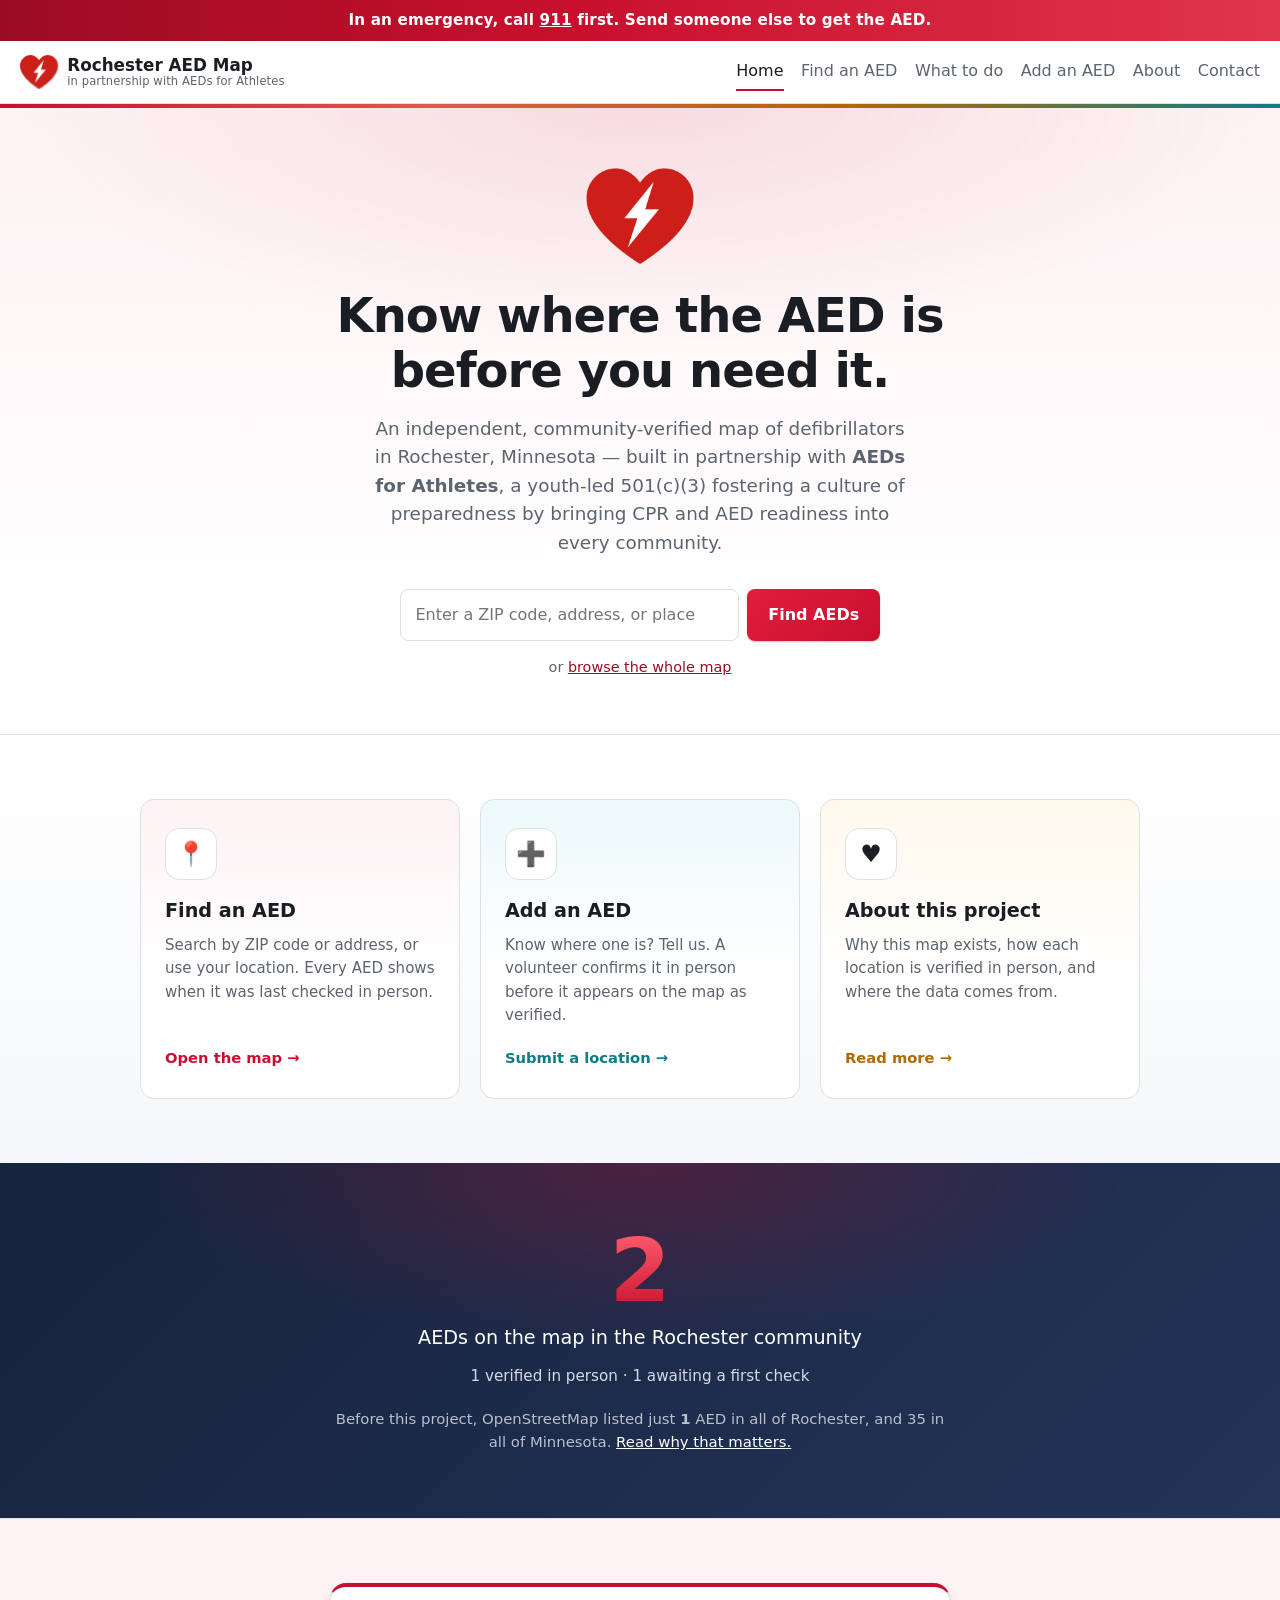
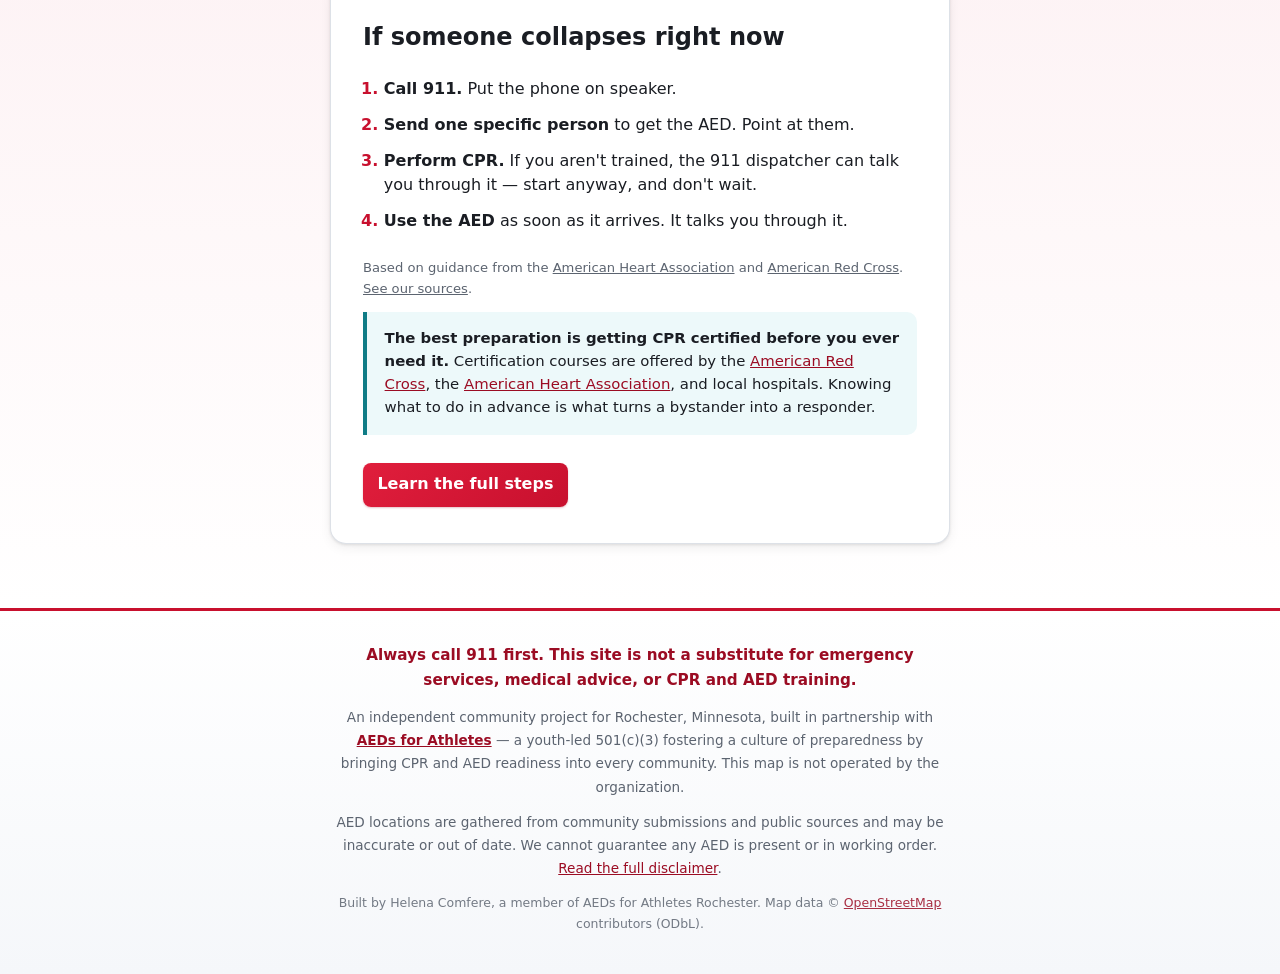
<file: index.html>
<!DOCTYPE html>
<html lang="en">
<head>
  <meta charset="utf-8">
  <meta name="viewport" content="width=device-width, initial-scale=1">
  <title>Rochester AED Map — Find a Defibrillator Near You</title>
  <link rel="icon" href="assets/img/logo.png">
  <meta name="description" content="Find verified AED locations across the Rochester community, learn what to do in a cardiac emergency, and add AEDs you know about.">
  <link rel="stylesheet" href="assets/css/styles.css?v=20260820d">
  <script src="assets/js/reveal.js?v=20260820d"></script>
</head>
<body>

<div class="emergency-bar">
  In an emergency, call <a href="tel:911">911</a> first. Send someone else to get the AED.
</div>

<header class="site-header">
  <a class="brand" href="index.html" aria-label="Rochester AED Map — go to home page">
    <img class="brand-logo" src="assets/img/logo.png" alt="">
    <span class="brand-text">
      <span class="brand-name">Rochester AED Map</span>
      <span class="brand-sub">in partnership with AEDs for Athletes</span>
    </span>
  </a>
  <nav class="site-nav">
    <a href="index.html" aria-current="page">Home</a>
    <a href="find.html">Find an AED</a>
    <a href="info.html">What to do</a>
    <a href="submit.html">Add an AED</a>
    <a href="about.html">About</a>
    <a href="contact.html">Contact</a>
  </nav>
</header>

<div class="warning-bar" id="example-warning" hidden>
  <strong>Development mode:</strong> the data file still contains example placeholder
  records. They are excluded from the counts below, but must be removed before launch.
</div>

<main>
  <section class="hero">
    <div class="hero-inner">
      <img class="hero-logo" src="assets/img/logo.png" alt="">
      <h1>Know where the AED is<br>before you need it.</h1>
      <p class="hero-lede">
        An independent, community-verified map of defibrillators in Rochester,
        Minnesota — built in partnership with <strong>AEDs for Athletes</strong>, a
        youth-led 501(c)(3) fostering a culture of preparedness by bringing CPR and
        AED readiness into every community.
      </p>

      <form class="hero-search" action="find.html" method="get">
        <input type="search" name="q" placeholder="Enter a ZIP code, address, or place" aria-label="Search for AEDs near a ZIP code or address">
        <button class="btn" type="submit">Find AEDs</button>
      </form>
      <p class="hero-alt">
        or <a href="find.html">browse the whole map</a>
      </p>
    </div>
  </section>

  <section class="cards-section">
    <div class="cards">

      <a class="card card-find" href="find.html">
        <span class="card-icon" aria-hidden="true">📍</span>
        <h2>Find an AED</h2>
        <p>
          Search by ZIP code or address, or use your location. Every AED shows
          when it was last checked in person.
        </p>
        <span class="card-link">Open the map →</span>
      </a>

      <a class="card card-add" href="submit.html">
        <span class="card-icon" aria-hidden="true">➕</span>
        <h2>Add an AED</h2>
        <p>
          Know where one is? Tell us. A volunteer confirms it in person before
          it appears on the map as verified.
        </p>
        <span class="card-link">Submit a location →</span>
      </a>

      <a class="card card-about" href="about.html">
        <span class="card-icon" aria-hidden="true">♥</span>
        <h2>About this project</h2>
        <p>
          Why this map exists, how each location is verified in person, and
          where the data comes from.
        </p>
        <span class="card-link">Read more →</span>
      </a>

    </div>
  </section>

  <!-- Numbers here are filled in from data/aeds.json by stats.js.
       The text below is only a fallback for if that file fails to load. -->
  <section class="stat-band">
    <div class="stat-inner">
      <p class="stat-number" id="stat-count">1</p>
      <p class="stat-label" id="stat-label">AED on the map in the Rochester community</p>
      <p class="stat-breakdown" id="stat-breakdown"></p>
      <p class="stat-note" id="stat-note">
        OpenStreetMap lists <strong>1</strong> AED in all of Rochester, and 35 in all
        of Minnesota. The devices exist — they just aren't written down anywhere the
        public can reach. <a href="about.html">Read why that matters.</a>
      </p>
    </div>
  </section>

  <section class="emergency-section">
    <div class="emergency-inner">
      <h2>If someone collapses right now</h2>
      <ol class="quick-steps">
        <li><strong>Call 911.</strong> Put the phone on speaker.</li>
        <li><strong>Send one specific person</strong> to get the AED. Point at them.</li>
        <li><strong>Perform CPR.</strong> If you aren't trained, the 911 dispatcher can
          talk you through it — start anyway, and don't wait.</li>
        <li><strong>Use the AED</strong> as soon as it arrives. It talks you through it.</li>
      </ol>
      <p class="source">
        Based on guidance from the
        <a href="https://cpr.heart.org/" target="_blank" rel="noopener">American Heart Association</a>
        and <a href="https://www.redcross.org/take-a-class/cpr" target="_blank" rel="noopener">American Red Cross</a>.
        <a href="info.html#sources">See our sources</a>.
      </p>

      <p class="cpr-note">
        <strong>The best preparation is getting CPR certified before you ever need it.</strong>
        Certification courses are offered by the
        <a href="https://www.redcross.org/take-a-class/cpr" target="_blank" rel="noopener">American Red Cross</a>,
        the <a href="https://cpr.heart.org/" target="_blank" rel="noopener">American Heart Association</a>,
        and local hospitals. Knowing what to do in advance is what turns a bystander
        into a responder.
      </p>

      <a class="btn" href="info.html">Learn the full steps</a>
    </div>
  </section>
</main>

<footer class="site-footer">
  <p class="footer-strong">
    Always call 911 first. This site is not a substitute for emergency services,
    medical advice, or CPR and AED training.
  </p>
  <p>
    An independent community project for Rochester, Minnesota, built in partnership with
    <a href="https://www.aedsforathletes.com/" target="_blank" rel="noopener"><strong>AEDs for Athletes</strong></a>
    — a youth-led 501(c)(3) fostering a culture of preparedness by bringing CPR and AED
    readiness into every community. This map is not operated by the organization.
  </p>
  <p>
    AED locations are gathered from community submissions and public sources and may be
    inaccurate or out of date. We cannot guarantee any AED is present or in working
    order. <a href="about.html#disclaimer">Read the full disclaimer</a>.
  </p>
  <p class="footer-fine">
    Built by Helena Comfere, a member of AEDs for Athletes Rochester.
    Map data &copy; <a href="https://www.openstreetmap.org/copyright">OpenStreetMap</a>
    contributors (ODbL).
  </p>
</footer>

<script src="assets/js/data.js?v=20260820d"></script>
<script src="assets/js/stats.js?v=20260820d"></script>
</body>
</html>
</file>
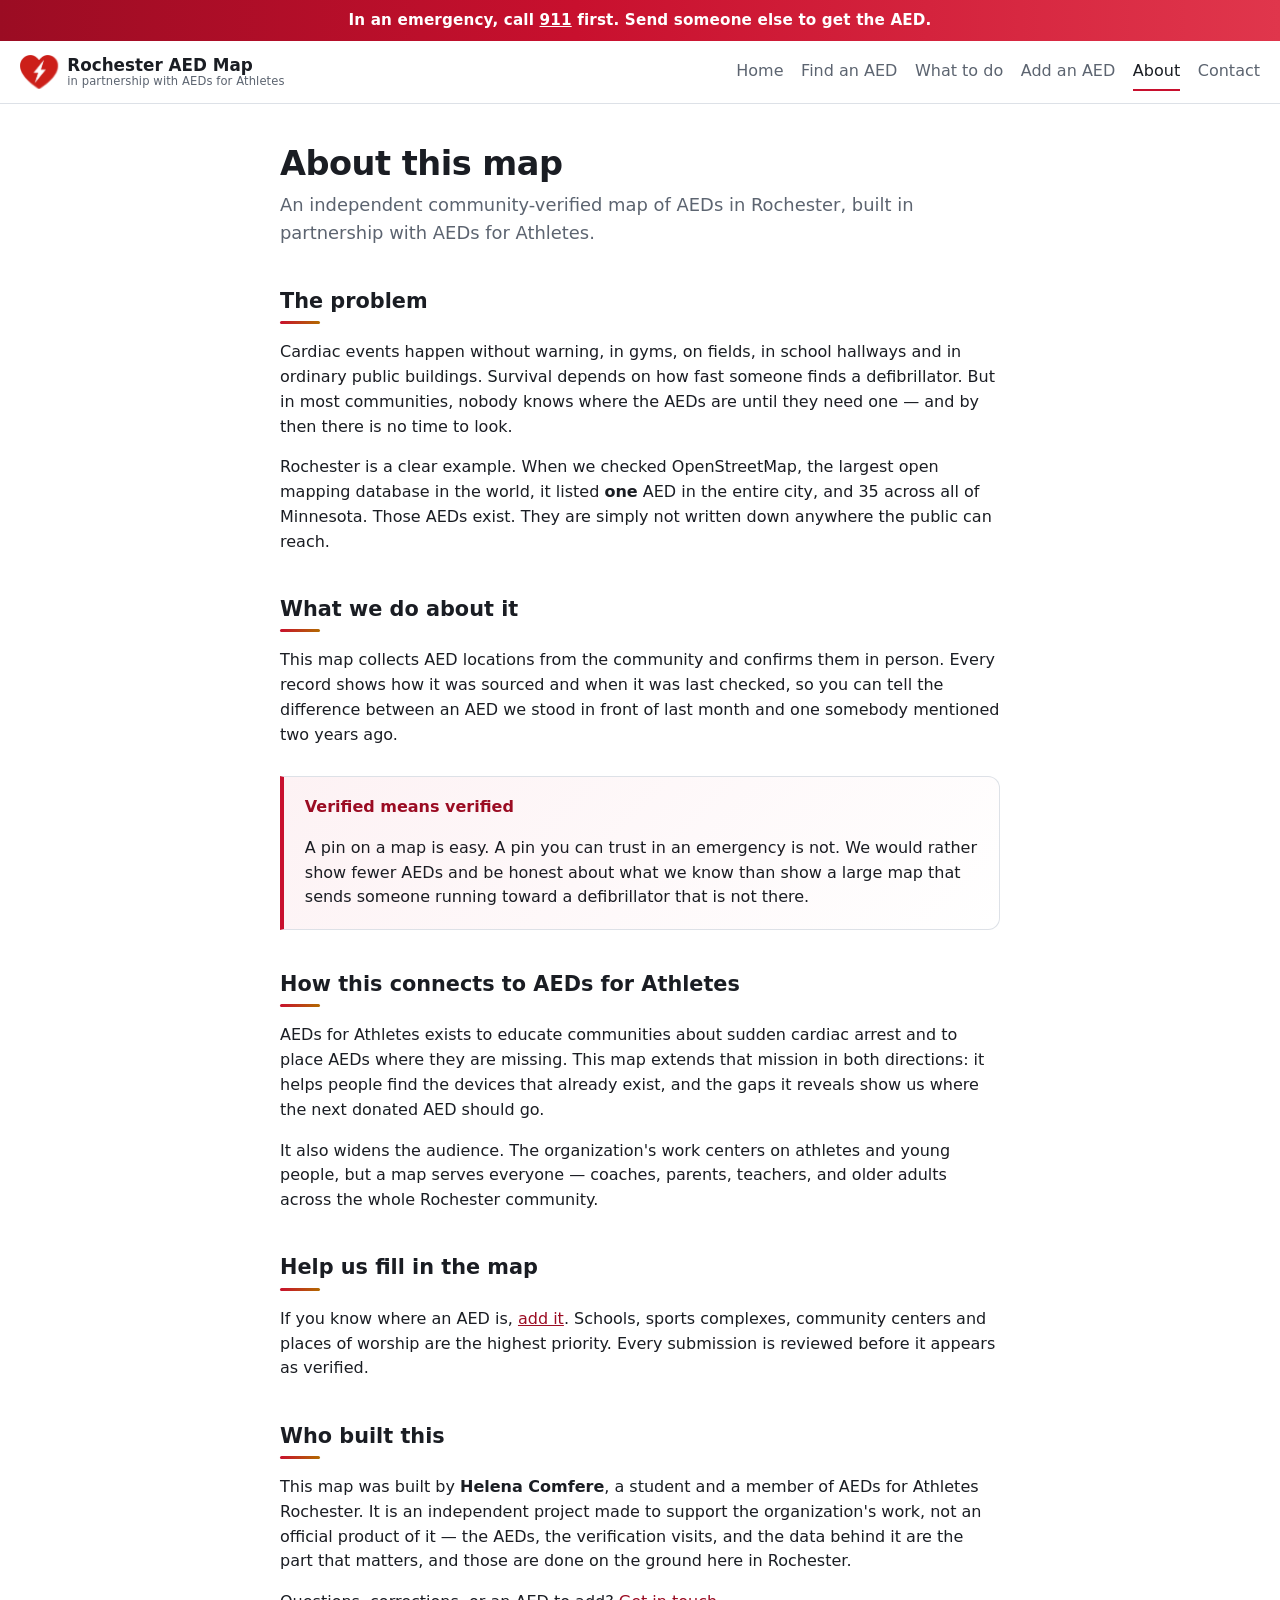
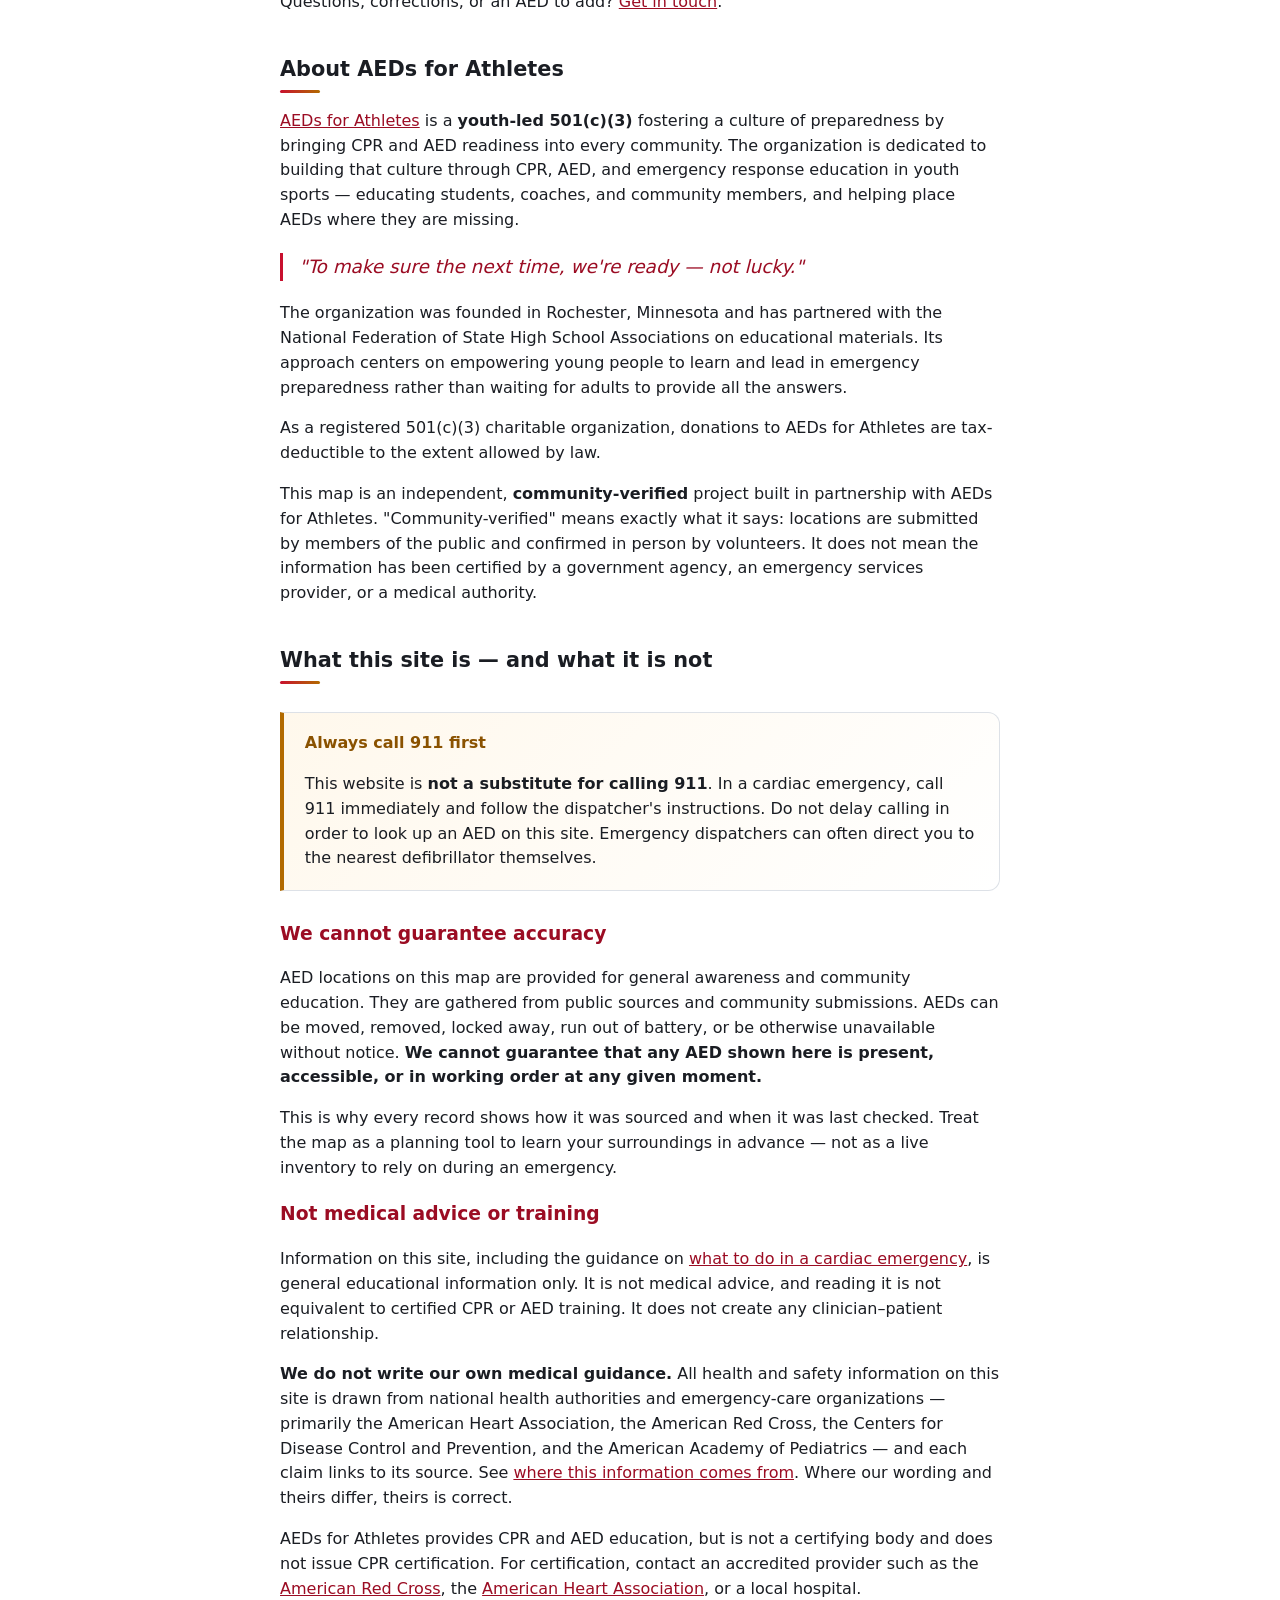
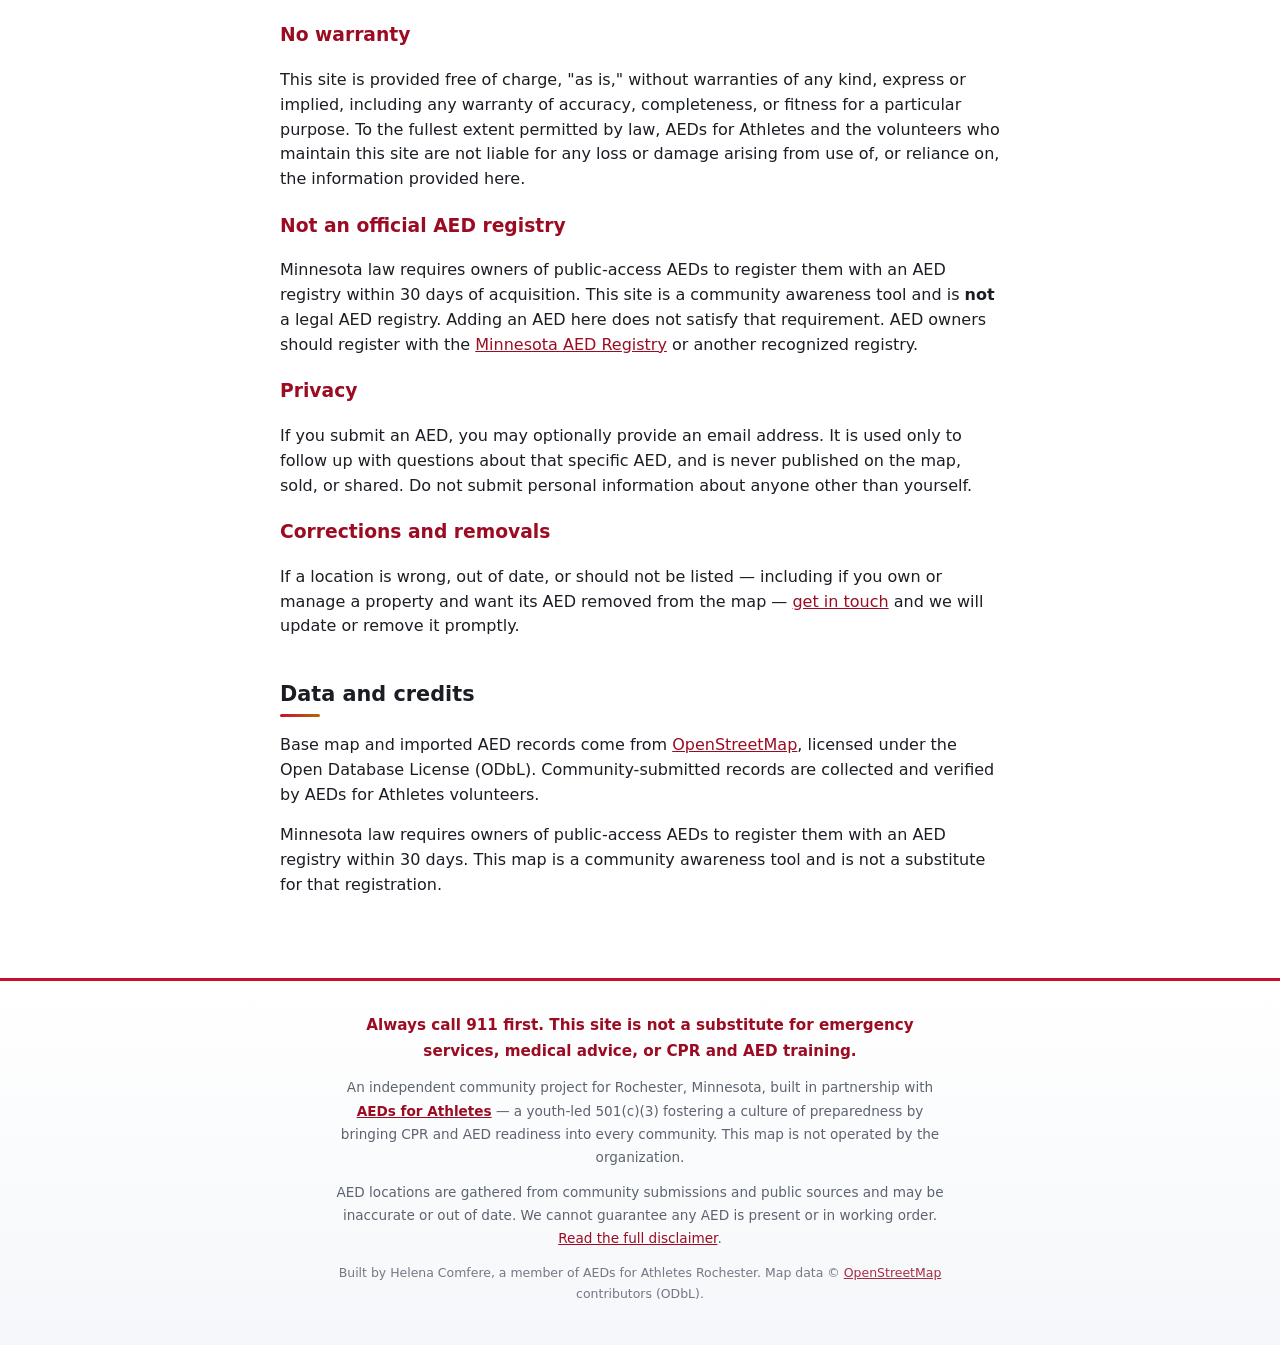
<file: about.html>
<!DOCTYPE html>
<html lang="en">
<head>
  <meta charset="utf-8">
  <meta name="viewport" content="width=device-width, initial-scale=1">
  <title>About — Rochester AED Map</title>
  <link rel="icon" href="assets/img/logo.png">
  <meta name="description" content="Why the Rochester AED Map exists, how each location is verified, and where the data comes from.">
  <link rel="stylesheet" href="assets/css/styles.css?v=20260820d">
  <script src="assets/js/reveal.js?v=20260820d"></script>
</head>
<body>

<div class="emergency-bar">
  In an emergency, call <a href="tel:911">911</a> first. Send someone else to get the AED.
</div>

<header class="site-header">
  <a class="brand" href="index.html" aria-label="Rochester AED Map — go to home page">
    <img class="brand-logo" src="assets/img/logo.png" alt="">
    <span class="brand-text">
      <span class="brand-name">Rochester AED Map</span>
      <span class="brand-sub">in partnership with AEDs for Athletes</span>
    </span>
  </a>
  <nav class="site-nav">
    <a href="index.html">Home</a>
    <a href="find.html">Find an AED</a>
    <a href="info.html">What to do</a>
    <a href="submit.html">Add an AED</a>
    <a href="about.html" aria-current="page">About</a>
    <a href="contact.html">Contact</a>
  </nav>
</header>

<main class="page">
  <h1>About this map</h1>
  <p class="lede">
    An independent community-verified map of AEDs in Rochester, built in partnership
    with AEDs for Athletes.
  </p>

  <h2>The problem</h2>
  <p>
    Cardiac events happen without warning, in gyms, on fields, in school hallways
    and in ordinary public buildings. Survival depends on how fast someone finds a
    defibrillator. But in most communities, nobody knows where the AEDs are until
    they need one — and by then there is no time to look.
  </p>
  <p>
    Rochester is a clear example. When we checked OpenStreetMap, the largest open
    mapping database in the world, it listed <strong>one</strong> AED in the entire
    city, and 35 across all of Minnesota. Those AEDs exist. They are simply not
    written down anywhere the public can reach.
  </p>

  <h2>What we do about it</h2>
  <p>
    This map collects AED locations from the community and confirms them in person.
    Every record shows how it was sourced and when it was last checked, so you can
    tell the difference between an AED we stood in front of last month and one
    somebody mentioned two years ago.
  </p>

  <div class="callout">
    <h3>Verified means verified</h3>
    <p>
      A pin on a map is easy. A pin you can trust in an emergency is not. We would
      rather show fewer AEDs and be honest about what we know than show a large map
      that sends someone running toward a defibrillator that is not there.
    </p>
  </div>

  <h2>How this connects to AEDs for Athletes</h2>
  <p>
    AEDs for Athletes exists to educate communities about sudden cardiac arrest and
    to place AEDs where they are missing. This map extends that mission in both
    directions: it helps people find the devices that already exist, and the gaps it
    reveals show us where the next donated AED should go.
  </p>
  <p>
    It also widens the audience. The organization's work centers on athletes and
    young people, but a map serves everyone — coaches, parents, teachers, and older
    adults across the whole Rochester community.
  </p>

  <h2>Help us fill in the map</h2>
  <p>
    If you know where an AED is, <a href="submit.html">add it</a>. Schools, sports
    complexes, community centers and places of worship are the highest priority.
    Every submission is reviewed before it appears as verified.
  </p>

  <h2 id="who-built-this">Who built this</h2>
  <p>
    This map was built by <strong>Helena Comfere</strong>, a student and a member of
    AEDs for Athletes Rochester. It is an independent project made to support the
    organization's work, not an official product of it — the AEDs, the verification
    visits, and the data behind it are the part that matters, and those are done on
    the ground here in Rochester.
  </p>
  <p>
    Questions, corrections, or an AED to add? <a href="contact.html">Get in touch</a>.
  </p>

  <h2 id="about-org">About AEDs for Athletes</h2>
  <p>
    <a href="https://www.aedsforathletes.com/" target="_blank" rel="noopener">AEDs for
    Athletes</a> is a <strong>youth-led 501(c)(3)</strong> fostering a culture of
    preparedness by bringing CPR and AED readiness into every community. The
    organization is dedicated to building that culture through CPR, AED, and emergency
    response education in youth sports — educating students, coaches, and community
    members, and helping place AEDs where they are missing.
  </p>
  <p class="org-tagline">"To make sure the next time, we're ready — not lucky."</p>
  <p>
    The organization was founded in Rochester, Minnesota and has partnered with the
    National Federation of State High School Associations on educational materials.
    Its approach centers on empowering young people to learn and lead in emergency
    preparedness rather than waiting for adults to provide all the answers.
  </p>
  <p>
    As a registered 501(c)(3) charitable organization, donations to AEDs for Athletes
    are tax-deductible to the extent allowed by law.
  </p>
  <p>
    This map is an independent, <strong>community-verified</strong> project built in
    partnership with AEDs for Athletes. "Community-verified" means exactly what it says: locations
    are submitted by members of the public and confirmed in person by volunteers. It
    does not mean the information has been certified by a government agency, an
    emergency services provider, or a medical authority.
  </p>

  <h2 id="disclaimer">What this site is — and what it is not</h2>

  <div class="callout callout-warn">
    <h3>Always call 911 first</h3>
    <p>
      This website is <strong>not a substitute for calling 911</strong>. In a cardiac
      emergency, call 911 immediately and follow the dispatcher's instructions. Do not
      delay calling in order to look up an AED on this site. Emergency dispatchers can
      often direct you to the nearest defibrillator themselves.
    </p>
  </div>

  <h3>We cannot guarantee accuracy</h3>
  <p>
    AED locations on this map are provided for general awareness and community
    education. They are gathered from public sources and community submissions. AEDs
    can be moved, removed, locked away, run out of battery, or be otherwise unavailable
    without notice. <strong>We cannot guarantee that any AED shown here is present,
    accessible, or in working order at any given moment.</strong>
  </p>
  <p>
    This is why every record shows how it was sourced and when it was last checked.
    Treat the map as a planning tool to learn your surroundings in advance — not as a
    live inventory to rely on during an emergency.
  </p>

  <h3>Not medical advice or training</h3>
  <p>
    Information on this site, including the guidance on
    <a href="info.html">what to do in a cardiac emergency</a>, is general educational
    information only. It is not medical advice, and reading it is not equivalent to
    certified CPR or AED training. It does not create any clinician–patient
    relationship.
  </p>
  <p>
    <strong>We do not write our own medical guidance.</strong> All health and safety
    information on this site is drawn from national health authorities and
    emergency-care organizations — primarily the American Heart Association, the
    American Red Cross, the Centers for Disease Control and Prevention, and the
    American Academy of Pediatrics — and each claim links to its source. See
    <a href="info.html#sources">where this information comes from</a>. Where our wording
    and theirs differ, theirs is correct.
  </p>
  <p>
    AEDs for Athletes provides CPR and AED education, but is not a certifying body and
    does not issue CPR certification. For certification, contact an accredited provider
    such as the
    <a href="https://www.redcross.org/take-a-class/cpr" target="_blank" rel="noopener">American Red Cross</a>,
    the <a href="https://cpr.heart.org/" target="_blank" rel="noopener">American Heart Association</a>,
    or a local hospital.
  </p>

  <h3>No warranty</h3>
  <p>
    This site is provided free of charge, "as is," without warranties of any kind,
    express or implied, including any warranty of accuracy, completeness, or fitness
    for a particular purpose. To the fullest extent permitted by law, AEDs for Athletes
    and the volunteers who maintain this site are not liable for any loss or damage
    arising from use of, or reliance on, the information provided here.
  </p>

  <h3>Not an official AED registry</h3>
  <p>
    Minnesota law requires owners of public-access AEDs to register them with an AED
    registry within 30 days of acquisition. This site is a community awareness tool and
    is <strong>not</strong> a legal AED registry. Adding an AED here does not satisfy
    that requirement. AED owners should register with the
    <a href="https://minnesota.nationalaedregistry.com/" rel="noopener">Minnesota AED
    Registry</a> or another recognized registry.
  </p>

  <h3>Privacy</h3>
  <p>
    If you submit an AED, you may optionally provide an email address. It is used only
    to follow up with questions about that specific AED, and is never published on the
    map, sold, or shared. Do not submit personal information about anyone other than
    yourself.
  </p>

  <h3>Corrections and removals</h3>
  <p>
    If a location is wrong, out of date, or should not be listed — including if you own
    or manage a property and want its AED removed from the map —
    <a href="contact.html">get in touch</a> and we will update or remove it promptly.
  </p>

  <h2>Data and credits</h2>
  <p>
    Base map and imported AED records come from
    <a href="https://www.openstreetmap.org/copyright">OpenStreetMap</a>, licensed
    under the Open Database License (ODbL). Community-submitted records are collected
    and verified by AEDs for Athletes volunteers.
  </p>
  <p>
    Minnesota law requires owners of public-access AEDs to register them with an AED
    registry within 30 days. This map is a community awareness tool and is not a
    substitute for that registration.
  </p>
</main>

<footer class="site-footer">
  <p class="footer-strong">
    Always call 911 first. This site is not a substitute for emergency services,
    medical advice, or CPR and AED training.
  </p>
  <p>
    An independent community project for Rochester, Minnesota, built in partnership with
    <a href="https://www.aedsforathletes.com/" target="_blank" rel="noopener"><strong>AEDs for Athletes</strong></a>
    — a youth-led 501(c)(3) fostering a culture of preparedness by bringing CPR and AED
    readiness into every community. This map is not operated by the organization.
  </p>
  <p>
    AED locations are gathered from community submissions and public sources and may be
    inaccurate or out of date. We cannot guarantee any AED is present or in working
    order. <a href="about.html#disclaimer">Read the full disclaimer</a>.
  </p>
  <p class="footer-fine">
    Built by Helena Comfere, a member of AEDs for Athletes Rochester.
    Map data &copy; <a href="https://www.openstreetmap.org/copyright">OpenStreetMap</a>
    contributors (ODbL).
  </p>
</footer>

</body>
</html>
</file>
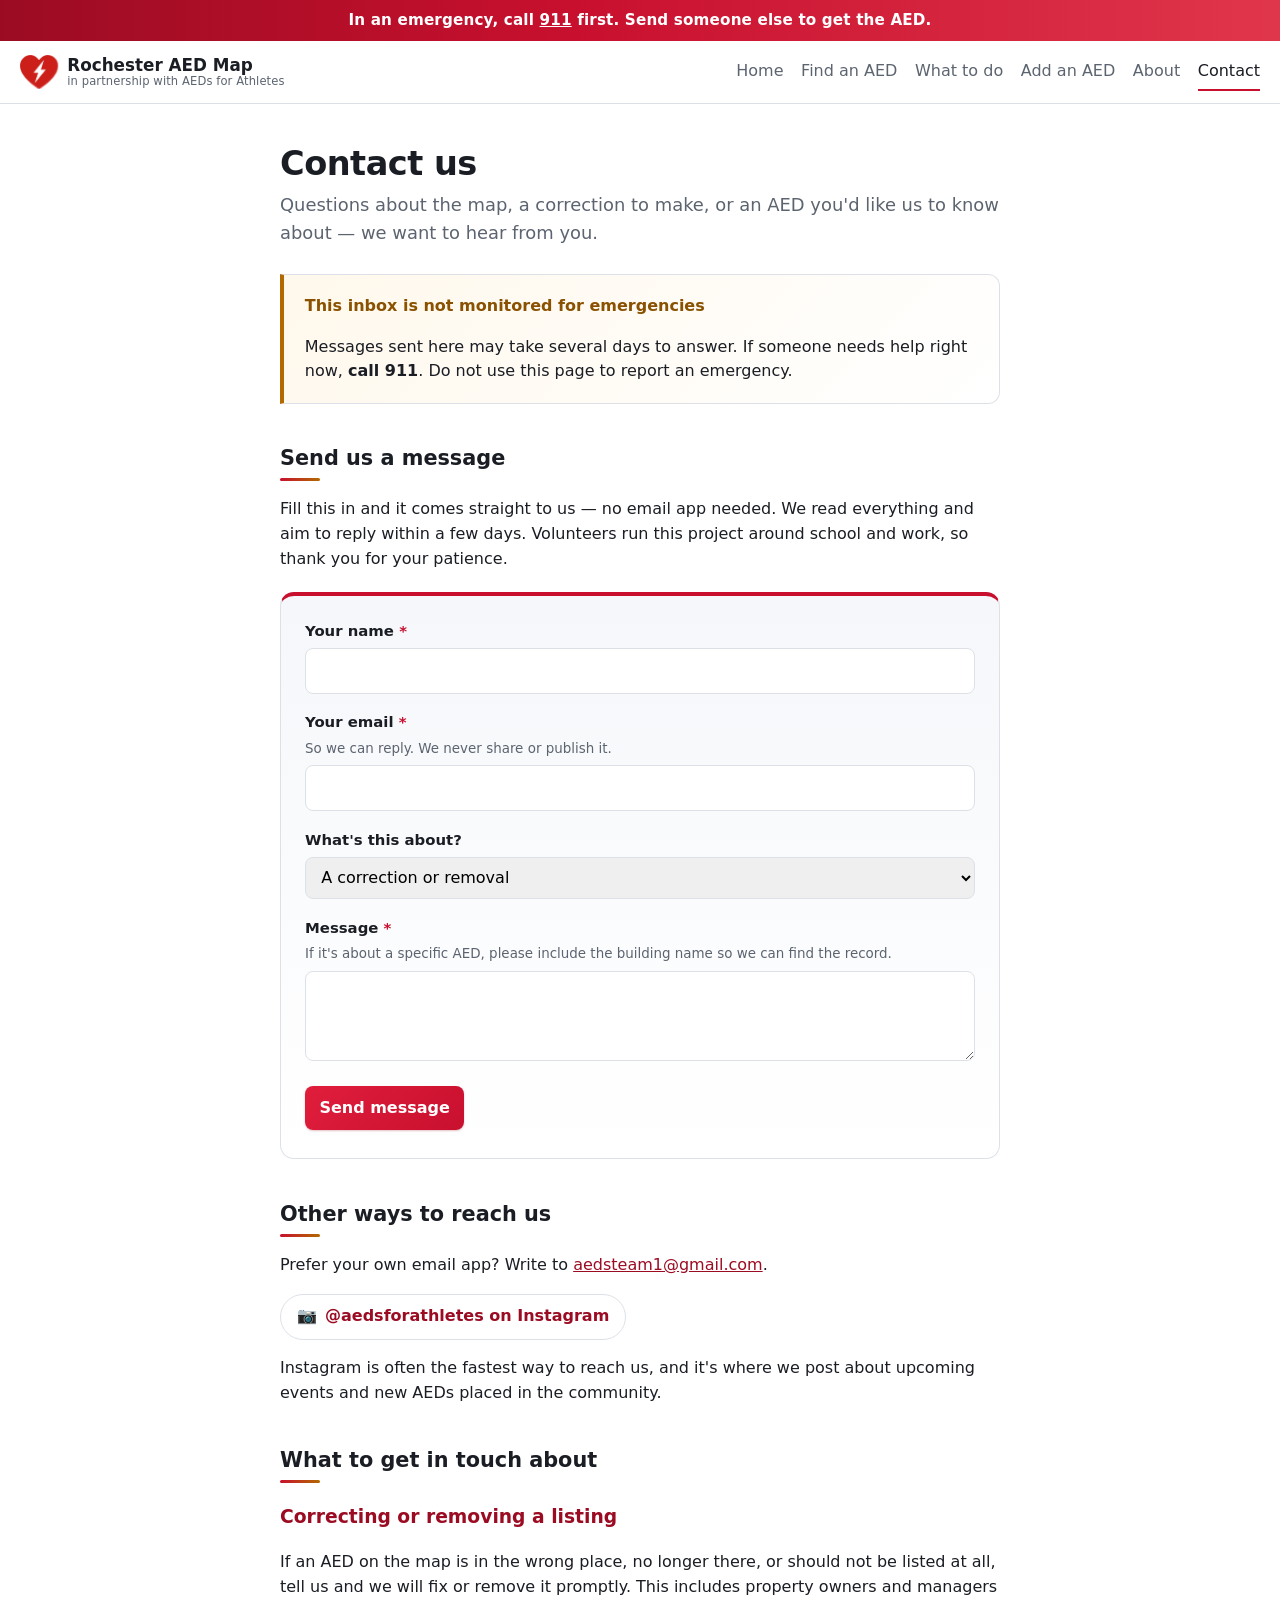
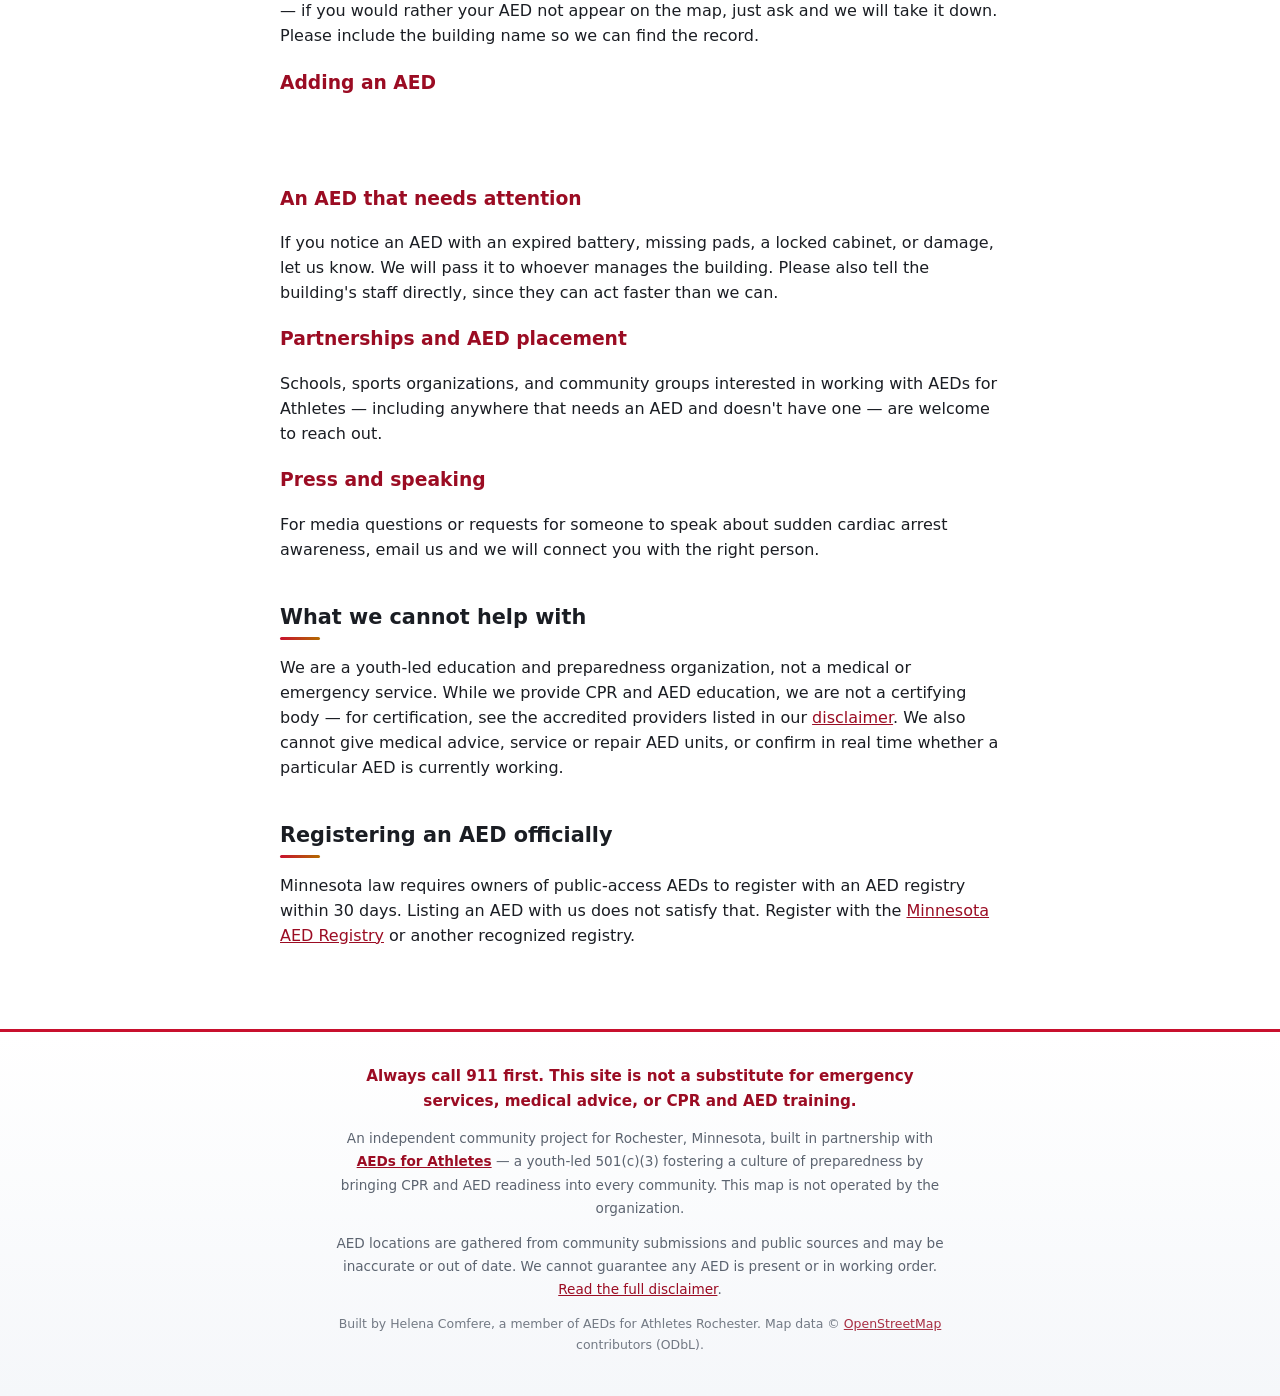
<file: contact.html>
<!DOCTYPE html>
<html lang="en">
<head>
  <meta charset="utf-8">
  <meta name="viewport" content="width=device-width, initial-scale=1">
  <title>Contact — Rochester AED Map</title>
  <link rel="icon" href="assets/img/logo.png">
  <meta name="description" content="Get in touch about the Rochester AED Map — corrections, removals, adding an AED, or partnerships.">
  <link rel="stylesheet" href="assets/css/styles.css?v=20260820d">
  <script src="assets/js/reveal.js?v=20260820d"></script>
  <script src="assets/js/contact.js?v=20260820d"></script>
</head>
<body>

<div class="emergency-bar">
  In an emergency, call <a href="tel:911">911</a> first. Send someone else to get the AED.
</div>

<header class="site-header">
  <a class="brand" href="index.html" aria-label="Rochester AED Map — go to home page">
    <img class="brand-logo" src="assets/img/logo.png" alt="">
    <span class="brand-text">
      <span class="brand-name">Rochester AED Map</span>
      <span class="brand-sub">in partnership with AEDs for Athletes</span>
    </span>
  </a>
  <nav class="site-nav">
    <a href="index.html">Home</a>
    <a href="find.html">Find an AED</a>
    <a href="info.html">What to do</a>
    <a href="submit.html">Add an AED</a>
    <a href="about.html">About</a>
    <a href="contact.html" aria-current="page">Contact</a>
  </nav>
</header>

<div class="warning-bar" id="contact-placeholder-warning" hidden>
  <strong>Before launch:</strong> the contact details on this page are placeholders.
  Replace them in <code>contact.html</code> with the real AEDs for Athletes address.
</div>

<main class="page">
  <h1>Contact us</h1>
  <p class="lede">
    Questions about the map, a correction to make, or an AED you'd like us to know
    about — we want to hear from you.
  </p>

  <div class="callout callout-warn">
    <h3>This inbox is not monitored for emergencies</h3>
    <p>
      Messages sent here may take several days to answer. If someone needs help right
      now, <strong>call 911</strong>. Do not use this page to report an emergency.
    </p>
  </div>

  <h2>Send us a message</h2>
  <p>
    Fill this in and it comes straight to us — no email app needed. We read everything
    and aim to reply within a few days. Volunteers run this project around school and
    work, so thank you for your patience.
  </p>

  <form id="contact-form" class="contact-form">
    <div class="field">
      <label for="c-name">Your name <span class="required">*</span></label>
      <input id="c-name" name="name" type="text" autocomplete="name" required>
    </div>

    <div class="field">
      <label for="c-email">Your email <span class="required">*</span></label>
      <p class="hint">So we can reply. We never share or publish it.</p>
      <input id="c-email" name="email" type="email" autocomplete="email" required>
    </div>

    <div class="field">
      <label for="c-topic">What's this about?</label>
      <select id="c-topic" name="topic">
        <option>A correction or removal</option>
        <option>An AED to add to the map</option>
        <option>An AED that needs attention</option>
        <option>Partnership or AED placement</option>
        <option>Press or speaking request</option>
        <option>Something else</option>
      </select>
    </div>

    <div class="field">
      <label for="c-message">Message <span class="required">*</span></label>
      <p class="hint">
        If it's about a specific AED, please include the building name so we can find
        the record.
      </p>
      <textarea id="c-message" name="message" required></textarea>
    </div>

    <!-- Spam trap: hidden from people, irresistible to bots. -->
    <div class="honeypot" aria-hidden="true">
      <label for="c-website">Leave this field empty</label>
      <input id="c-website" name="website" type="text" tabindex="-1" autocomplete="off">
    </div>

    <button class="btn" type="submit">Send message</button>
  </form>

  <div class="form-result" id="contact-result"></div>

  <h2>Other ways to reach us</h2>
  <p>
    Prefer your own email app? Write to
    <a id="contact-mailto" href="mailto:aedsteam1@gmail.com">aedsteam1@gmail.com</a>.
  </p>
  <p class="contact-social">
    <a href="https://www.instagram.com/aedsforathletes/" target="_blank" rel="noopener">
      <span aria-hidden="true">📷</span> @aedsforathletes on Instagram
    </a>
  </p>
  <p>
    Instagram is often the fastest way to reach us, and it's where we post about
    upcoming events and new AEDs placed in the community.
  </p>

  <h2>What to get in touch about</h2>

  <h3>Correcting or removing a listing</h3>
  <p>
    If an AED on the map is in the wrong place, no longer there, or should not be
    listed at all, tell us and we will fix or remove it promptly. This includes
    property owners and managers — if you would rather your AED not appear on the map,
    just ask and we will take it down. Please include the building name so we can find
    the record.
  </p>

  <h3>Adding an AED</h3>
  <p>
    The fastest way is the <a href="submit.html">Add an AED form</a> — it captures the
    exact location details we need. Email works too if you would rather write it out.
  </p>

  <h3>An AED that needs attention</h3>
  <p>
    If you notice an AED with an expired battery, missing pads, a locked cabinet, or
    damage, let us know. We will pass it to whoever manages the building. Please also
    tell the building's staff directly, since they can act faster than we can.
  </p>

  <h3>Partnerships and AED placement</h3>
  <p>
    Schools, sports organizations, and community groups interested in working with
    AEDs for Athletes — including anywhere that needs an AED and doesn't have one —
    are welcome to reach out.
  </p>

  <h3>Press and speaking</h3>
  <p>
    For media questions or requests for someone to speak about sudden cardiac arrest
    awareness, email us and we will connect you with the right person.
  </p>

  <h2>What we cannot help with</h2>
  <p>
    We are a youth-led education and preparedness organization, not a medical or
    emergency service. While we provide CPR and AED education, we are not a
    certifying body — for certification, see the accredited providers listed in our
    <a href="about.html#disclaimer">disclaimer</a>. We also cannot give medical advice,
    service or repair AED units, or confirm in real time whether a particular AED is
    currently working.
  </p>

  <h2>Registering an AED officially</h2>
  <p>
    Minnesota law requires owners of public-access AEDs to register with an AED registry
    within 30 days. Listing an AED with us does not satisfy that. Register with the
    <a href="https://minnesota.nationalaedregistry.com/" target="_blank" rel="noopener">Minnesota
    AED Registry</a> or another recognized registry.
  </p>
</main>

<footer class="site-footer">
  <p class="footer-strong">
    Always call 911 first. This site is not a substitute for emergency services,
    medical advice, or CPR and AED training.
  </p>
  <p>
    An independent community project for Rochester, Minnesota, built in partnership with
    <a href="https://www.aedsforathletes.com/" target="_blank" rel="noopener"><strong>AEDs for Athletes</strong></a>
    — a youth-led 501(c)(3) fostering a culture of preparedness by bringing CPR and AED
    readiness into every community. This map is not operated by the organization.
  </p>
  <p>
    AED locations are gathered from community submissions and public sources and may be
    inaccurate or out of date. We cannot guarantee any AED is present or in working
    order. <a href="about.html#disclaimer">Read the full disclaimer</a>.
  </p>
  <p class="footer-fine">
    Built by Helena Comfere, a member of AEDs for Athletes Rochester.
    Map data &copy; <a href="https://www.openstreetmap.org/copyright">OpenStreetMap</a>
    contributors (ODbL).
  </p>
</footer>

</body>
</html>
</file>
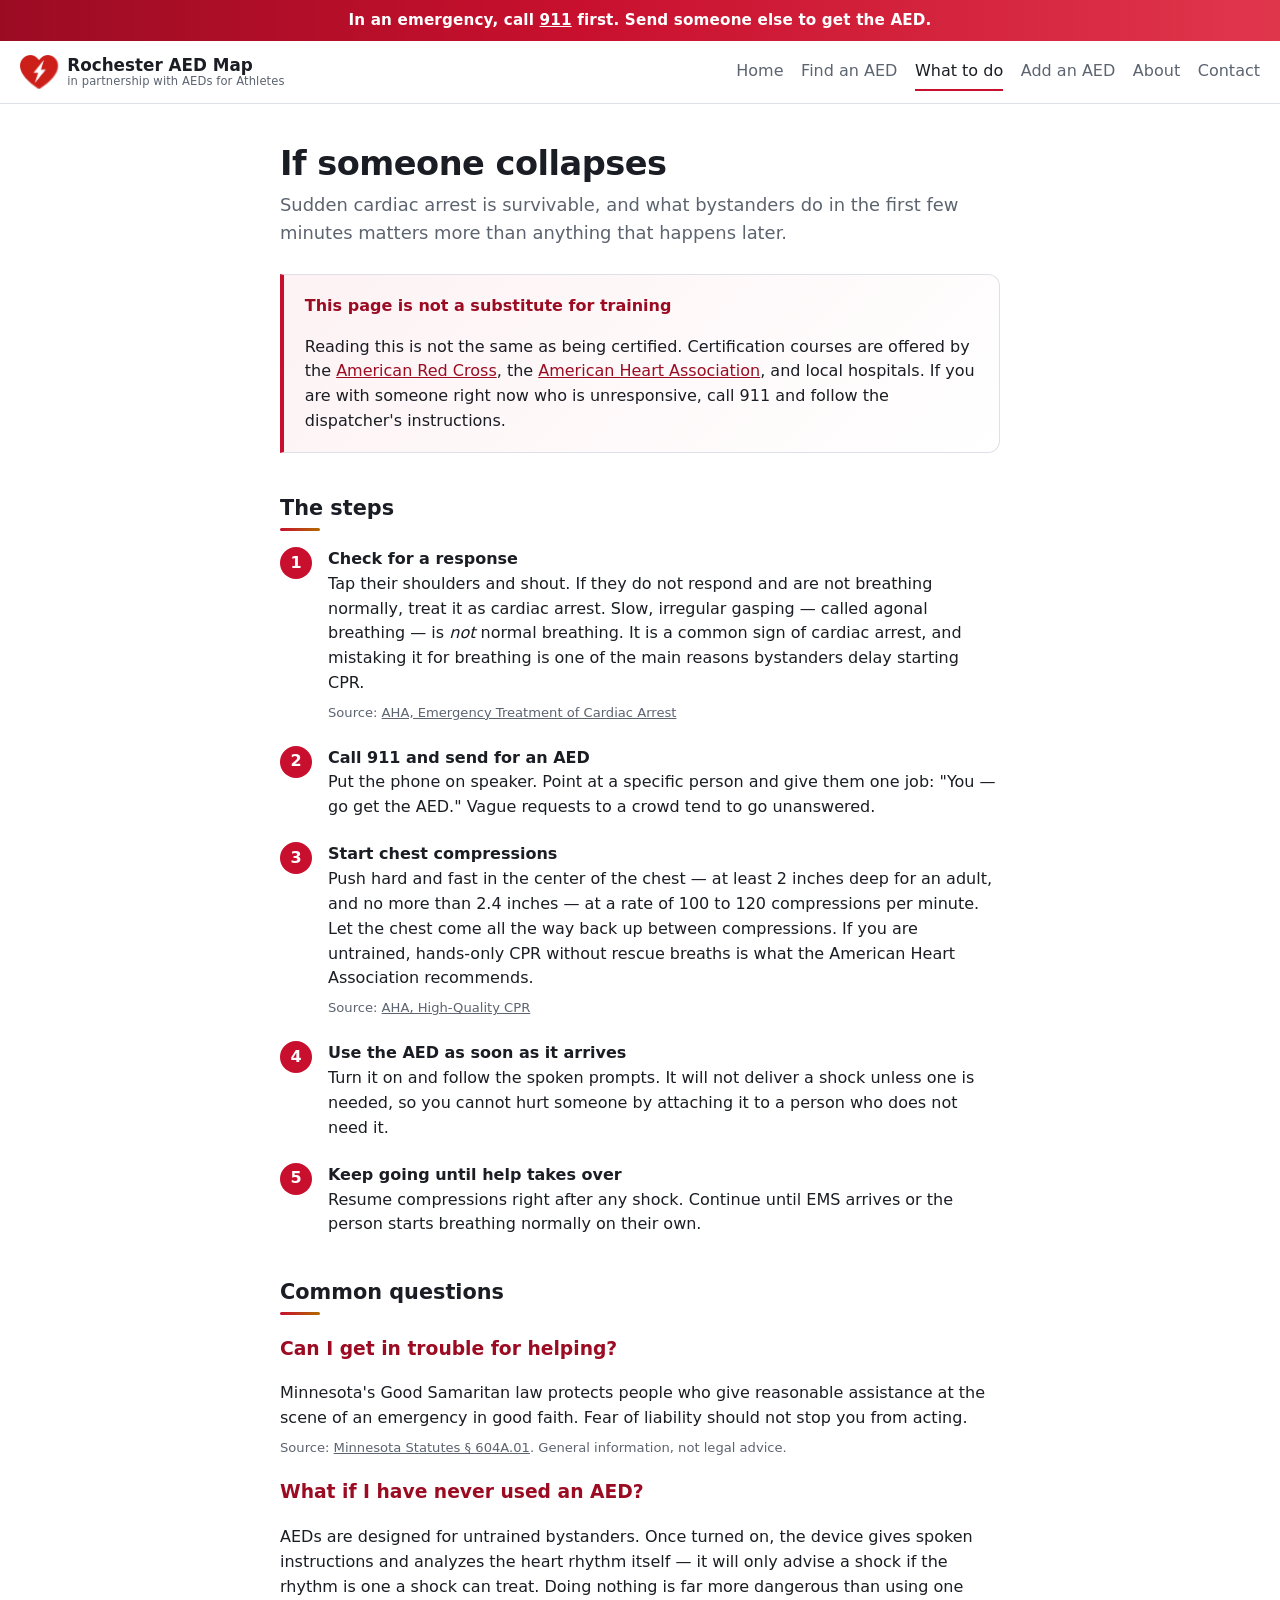
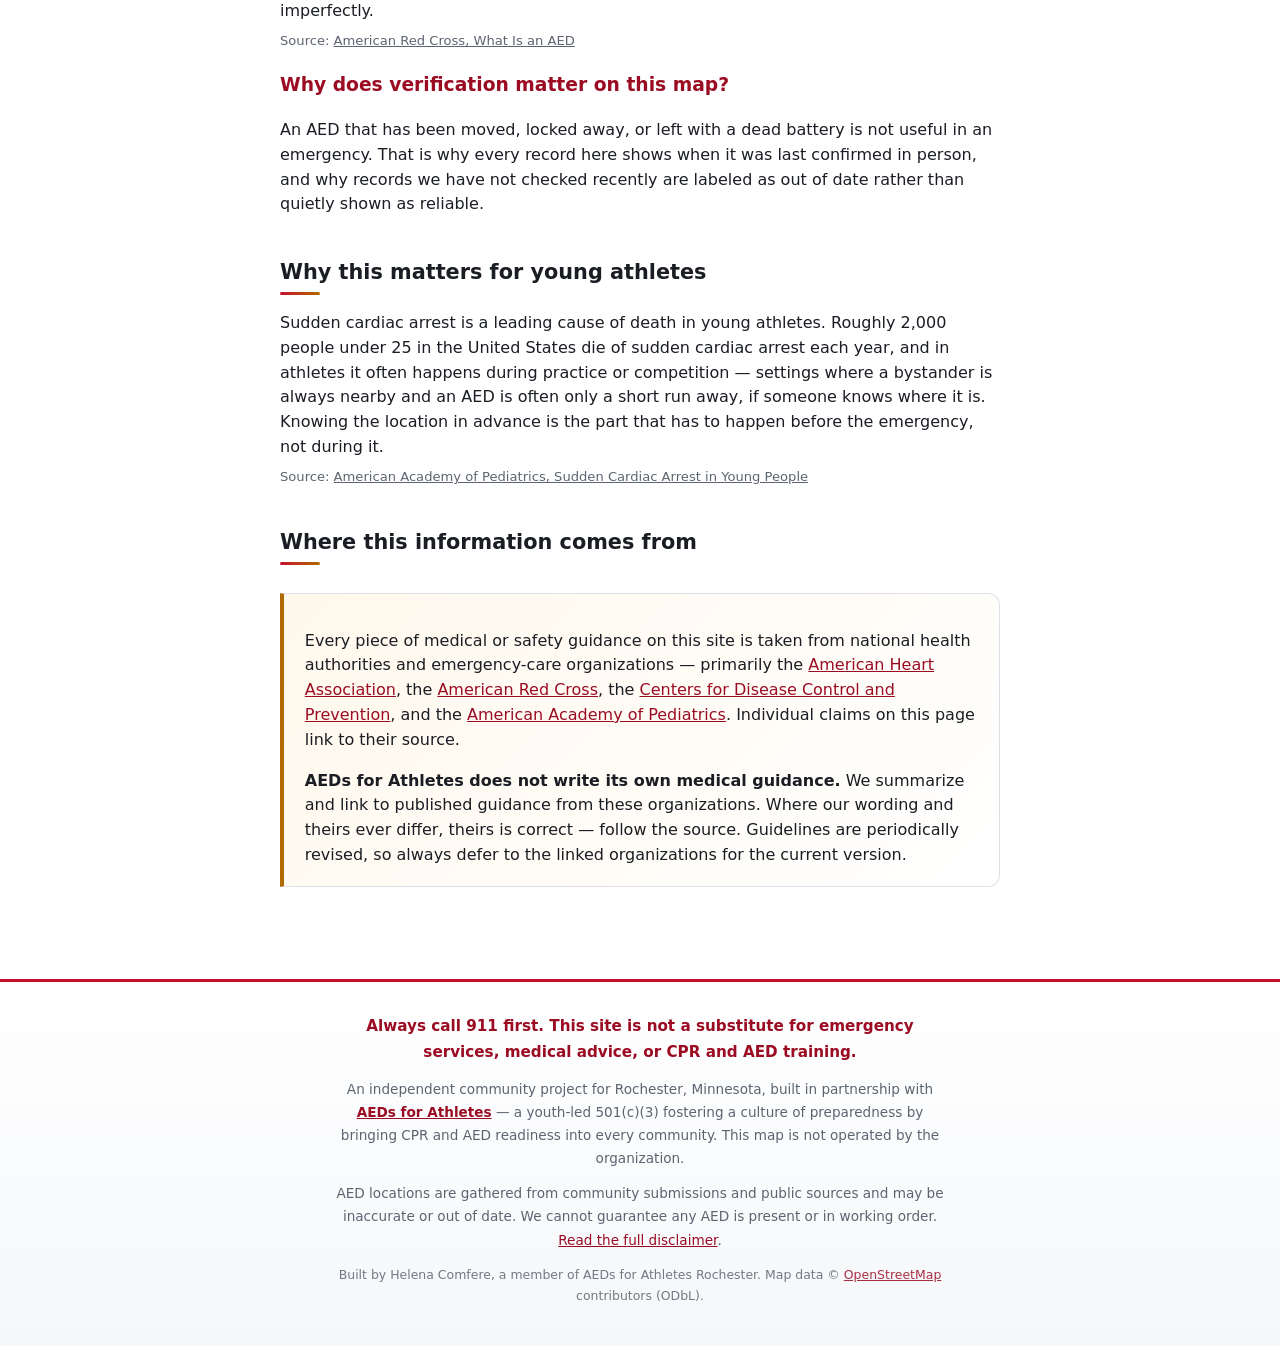
<file: info.html>
<!DOCTYPE html>
<html lang="en">
<head>
  <meta charset="utf-8">
  <meta name="viewport" content="width=device-width, initial-scale=1">
  <title>What to do in a cardiac emergency — Rochester AED Map</title>
  <link rel="icon" href="assets/img/logo.png">
  <meta name="description" content="What to do if someone collapses: call, compress, and use an AED.">
  <link rel="stylesheet" href="assets/css/styles.css?v=20260820d">
  <script src="assets/js/reveal.js?v=20260820d"></script>
</head>
<body>

<div class="emergency-bar">
  In an emergency, call <a href="tel:911">911</a> first. Send someone else to get the AED.
</div>

<header class="site-header">
  <a class="brand" href="index.html" aria-label="Rochester AED Map — go to home page">
    <img class="brand-logo" src="assets/img/logo.png" alt="">
    <span class="brand-text">
      <span class="brand-name">Rochester AED Map</span>
      <span class="brand-sub">in partnership with AEDs for Athletes</span>
    </span>
  </a>
  <nav class="site-nav">
    <a href="index.html">Home</a>
    <a href="find.html">Find an AED</a>
    <a href="info.html" aria-current="page">What to do</a>
    <a href="submit.html">Add an AED</a>
    <a href="about.html">About</a>
    <a href="contact.html">Contact</a>
  </nav>
</header>

<main class="page">
  <h1>If someone collapses</h1>
  <p class="lede">
    Sudden cardiac arrest is survivable, and what bystanders do in the first few
    minutes matters more than anything that happens later.
  </p>

  <div class="callout">
    <h3>This page is not a substitute for training</h3>
    <p>
      Reading this is not the same as being certified. Certification courses are
      offered by the
      <a href="https://www.redcross.org/take-a-class/cpr" target="_blank" rel="noopener">American Red Cross</a>,
      the <a href="https://cpr.heart.org/" target="_blank" rel="noopener">American Heart Association</a>,
      and local hospitals. If you are with someone right now who is unresponsive,
      call 911 and follow the dispatcher's instructions.
    </p>
  </div>

  <h2>The steps</h2>
  <ol class="steps">
    <li>
      <strong>Check for a response</strong>
      Tap their shoulders and shout. If they do not respond and are not breathing
      normally, treat it as cardiac arrest. Slow, irregular gasping — called agonal
      breathing — is <em>not</em> normal breathing. It is a common sign of cardiac
      arrest, and mistaking it for breathing is one of the main reasons bystanders
      delay starting CPR.
      <span class="source">Source:
        <a href="https://www.heart.org/en/health-topics/cardiac-arrest/emergency-treatment-of-cardiac-arrest" target="_blank" rel="noopener">AHA, Emergency Treatment of Cardiac Arrest</a>
      </span>
    </li>
    <li>
      <strong>Call 911 and send for an AED</strong>
      Put the phone on speaker. Point at a specific person and give them one job:
      "You — go get the AED." Vague requests to a crowd tend to go unanswered.
    </li>
    <li>
      <strong>Start chest compressions</strong>
      Push hard and fast in the center of the chest — at least 2 inches deep for an
      adult, and no more than 2.4 inches — at a rate of 100 to 120 compressions per
      minute. Let the chest come all the way back up between compressions. If you are
      untrained, hands-only CPR without rescue breaths is what the American Heart
      Association recommends.
      <span class="source">Source:
        <a href="https://cpr.heart.org/en/resuscitation-science/high-quality-cpr" target="_blank" rel="noopener">AHA, High-Quality CPR</a>
      </span>
    </li>
    <li>
      <strong>Use the AED as soon as it arrives</strong>
      Turn it on and follow the spoken prompts. It will not deliver a shock unless
      one is needed, so you cannot hurt someone by attaching it to a person who
      does not need it.
    </li>
    <li>
      <strong>Keep going until help takes over</strong>
      Resume compressions right after any shock. Continue until EMS arrives or
      the person starts breathing normally on their own.
    </li>
  </ol>

  <h2>Common questions</h2>

  <h3>Can I get in trouble for helping?</h3>
  <p>
    Minnesota's Good Samaritan law protects people who give reasonable assistance at
    the scene of an emergency in good faith. Fear of liability should not stop you
    from acting.
    <span class="source">Source:
      <a href="https://www.revisor.mn.gov/statutes/cite/604A.01" target="_blank" rel="noopener">Minnesota Statutes § 604A.01</a>.
      General information, not legal advice.
    </span>
  </p>

  <h3>What if I have never used an AED?</h3>
  <p>
    AEDs are designed for untrained bystanders. Once turned on, the device gives spoken
    instructions and analyzes the heart rhythm itself — it will only advise a shock if
    the rhythm is one a shock can treat. Doing nothing is far more dangerous than using
    one imperfectly.
    <span class="source">Source:
      <a href="https://www.redcross.org/take-a-class/aed/using-an-aed/what-is-aed" target="_blank" rel="noopener">American Red Cross, What Is an AED</a>
    </span>
  </p>

  <h3>Why does verification matter on this map?</h3>
  <p>
    An AED that has been moved, locked away, or left with a dead battery is not
    useful in an emergency. That is why every record here shows when it was last
    confirmed in person, and why records we have not checked recently are labeled
    as out of date rather than quietly shown as reliable.
  </p>

  <h2>Why this matters for young athletes</h2>
  <p>
    Sudden cardiac arrest is a leading cause of death in young athletes. Roughly 2,000
    people under 25 in the United States die of sudden cardiac arrest each year, and in
    athletes it often happens during practice or competition — settings where a
    bystander is always nearby and an AED is often only a short run away, if someone
    knows where it is. Knowing the location in advance is the part that has to happen
    before the emergency, not during it.
    <span class="source">Source:
      <a href="https://www.healthychildren.org/English/health-issues/injuries-emergencies/sports-injuries/Pages/Sudden-Cardiac-Death.aspx" target="_blank" rel="noopener">American Academy of Pediatrics, Sudden Cardiac Arrest in Young People</a>
    </span>
  </p>

  <h2 id="sources">Where this information comes from</h2>
  <div class="callout callout-warn">
    <p>
      Every piece of medical or safety guidance on this site is taken from national
      health authorities and emergency-care organizations — primarily the
      <a href="https://cpr.heart.org/" target="_blank" rel="noopener">American Heart Association</a>,
      the <a href="https://www.redcross.org/take-a-class/cpr" target="_blank" rel="noopener">American Red Cross</a>,
      the <a href="https://www.cdc.gov/heart-disease/about/cardiac-arrest.html" target="_blank" rel="noopener">Centers for Disease Control and Prevention</a>,
      and the <a href="https://www.healthychildren.org/" target="_blank" rel="noopener">American Academy of Pediatrics</a>.
      Individual claims on this page link to their source.
    </p>
    <p>
      <strong>AEDs for Athletes does not write its own medical guidance.</strong> We
      summarize and link to published guidance from these organizations. Where our
      wording and theirs ever differ, theirs is correct — follow the source. Guidelines
      are periodically revised, so always defer to the linked organizations for the
      current version.
    </p>
  </div>
</main>

<footer class="site-footer">
  <p class="footer-strong">
    Always call 911 first. This site is not a substitute for emergency services,
    medical advice, or CPR and AED training.
  </p>
  <p>
    An independent community project for Rochester, Minnesota, built in partnership with
    <a href="https://www.aedsforathletes.com/" target="_blank" rel="noopener"><strong>AEDs for Athletes</strong></a>
    — a youth-led 501(c)(3) fostering a culture of preparedness by bringing CPR and AED
    readiness into every community. This map is not operated by the organization.
  </p>
  <p>
    AED locations are gathered from community submissions and public sources and may be
    inaccurate or out of date. We cannot guarantee any AED is present or in working
    order. <a href="about.html#disclaimer">Read the full disclaimer</a>.
  </p>
  <p class="footer-fine">
    Built by Helena Comfere, a member of AEDs for Athletes Rochester.
    Map data &copy; <a href="https://www.openstreetmap.org/copyright">OpenStreetMap</a>
    contributors (ODbL).
  </p>
</footer>

</body>
</html>
</file>
<file: assets/css/styles.css>
:root {
  /* Brand */
  --red: #c8102e;
  --red-dark: #9b0c23;
  --red-tint: #fdf2f4;

  /* Supporting accents. Used for decoration and section variety only —
     never to signal how trustworthy an AED record is. */
  --teal: #0f7c86;
  --teal-tint: #edf9fa;
  --amber: #b26a00;
  --amber-tint: #fff8ec;
  --navy: #16233c;
  --navy-2: #24345a;

  --ink: #1a1d23;
  --muted: #5c6470;
  --line: #dde1e7;
  --bg: #ffffff;
  --bg-soft: #f5f7fa;

  /* Status colors carry meaning on the map and in the legend. Changing these
     changes what the site is telling people, so treat them as fixed. */
  --fresh: #1a7f4b;
  --aging: #b26a00;
  --stale: #8a8f98;
  --reported: #2563c9;
  --example: #c8102e;

  --radius: 8px;
  --shadow: 0 1px 3px rgba(0, 0, 0, .1), 0 4px 12px rgba(0, 0, 0, .06);
  --shadow-lg: 0 6px 16px rgba(22, 35, 60, .1), 0 16px 40px rgba(22, 35, 60, .08);
}

html { scroll-behavior: smooth; }

/* ---------- scroll reveal ----------
   The hidden state is only applied when JS is running (html.js-reveal), so if
   the script fails the page still shows everything. */
.js-reveal .reveal {
  opacity: 0;
  transform: translateY(18px);
}
.js-reveal .reveal-in {
  opacity: 1;
  transform: none;
  transition: opacity .6s cubic-bezier(.16, 1, .3, 1),
              transform .6s cubic-bezier(.16, 1, .3, 1);
}

/* Anyone who has asked their system to reduce motion gets the content with no
   movement at all — this audience includes people who find motion unpleasant. */
@media (prefers-reduced-motion: reduce) {
  html { scroll-behavior: auto; }
  .js-reveal .reveal { opacity: 1; transform: none; }
  .js-reveal .reveal-in { transition: none; }
  * { animation-duration: .01ms !important; transition-duration: .01ms !important; }
}

* { box-sizing: border-box; }

body {
  margin: 0;
  font-family: system-ui, -apple-system, "Segoe UI", Roboto, sans-serif;
  color: var(--ink);
  background: var(--bg);
  line-height: 1.55;
}

/* Large tap targets and readable type: a chunk of the audience is older
   adults, and everyone using this is stressed. */
button, input, select, textarea { font: inherit; }
a { color: var(--red-dark); }

/* ---------- header ---------- */
.site-header {
  position: sticky;
  top: 0;
  z-index: 500;
  display: flex;
  align-items: center;
  gap: 1.5rem;
  padding: .75rem 1.25rem;
  border-bottom: 1px solid var(--line);
  /* No backdrop-filter here on purpose. Combined with position:sticky it
     promotes the header to a compositing layer that suppresses repaints of its
     children — which silently stopped the logo heartbeat from ever drawing.
     A near-opaque background reads almost identically and has no such cost. */
  background: rgba(255, 255, 255, .97);
  transition: box-shadow .25s ease, background .25s ease;
}
/* scrolled class is added by reveal.js once the page moves off the top */
.site-header.scrolled {
  box-shadow: 0 1px 0 var(--line), 0 4px 20px rgba(22, 35, 60, .07);
  background: rgba(255, 255, 255, .96);
}

/* The map page fills the viewport, so a sticky header would eat into it. */
body:has(.map-layout) .site-header { position: static; }
/* Clicking the logo or the name goes home from any page. The padding and the
   matching negative margin widen the clickable area without moving anything. */
.brand {
  display: flex;
  align-items: center;
  gap: .55rem;
  font-weight: 700;
  font-size: 1.05rem;
  color: var(--ink);
  text-decoration: none;
  white-space: nowrap;
  padding: .4rem .6rem;
  margin: -.4rem -.6rem;
  border-radius: 10px;
  cursor: pointer;
  transition: background .2s ease, color .2s ease;
}
.brand:hover { background: var(--red-tint); color: var(--red-dark); }
.brand:active { background: #fbe6ea; }
.brand:focus-visible {
  outline: 2px solid var(--red);
  outline-offset: 2px;
  background: var(--red-tint);
}
/* Two-line lockup: the map's own name, with the partnership underneath so the
   relationship is visible on every page rather than only in the footer. */
.brand-text { display: flex; flex-direction: column; line-height: 1.15; }
.brand-name { font-weight: 700; font-size: 1.05rem; }
.brand-sub {
  font-weight: 500;
  font-size: .72rem;
  color: var(--muted);
  letter-spacing: .01em;
}
.brand:hover .brand-sub { color: var(--red-dark); }

/* Header logo: beats for as long as the pointer (or keyboard focus) stays on it.
   Deliberately not applied to .hero-logo — that one has its own intro below and
   should stay still once it has finished. */
.brand:hover .brand-logo,
.brand:focus-visible .brand-logo {
  animation: brand-heartbeat 1.3s cubic-bezier(.22, 1, .36, 1) infinite;
}

/* Hero logo: two beats when the homepage loads, then still. No hover beat.

   Shorthand order: name, duration, easing, delay, iterations. The delay lets
   the hero's fade-in settle first, since the logo is part of the scroll-reveal
   group and would otherwise start beating while still fading up. */
.hero-logo {
  animation: brand-heartbeat 1s cubic-bezier(.22, 1, .36, 1) .45s 2;
}

/* lub-dub: a strong beat, a smaller second one, then a rest before the next.
   The long tail from 42% to 100% is what makes it read as a pulse rather than
   a throb.

   Deliberately transform-only. An earlier version also animated `filter:
   drop-shadow(...)` for a glow, which never repainted when the header still had
   a backdrop-filter — a filtered child of a backdrop-filtered parent is a known
   compositing bug in WebKit and Blink. That backdrop-filter is gone now, but
   transforms composite cleanly on their own layer, so keep this transform-only
   rather than reintroducing the problem. */
@keyframes brand-heartbeat {
  0%   { transform: scale(1); }
  10%  { transform: scale(1.24); }
  20%  { transform: scale(1); }
  30%  { transform: scale(1.14); }
  42%  { transform: scale(1); }
  100% { transform: scale(1); }
}
/* logo.png has a transparent background (generated from the original JPEG by
   flood-filling the outer white; the enclosed lightning bolt stays white).
   It can sit on any background, light or dark. */
.brand-logo {
  height: 34px;
  width: auto;
  display: block;
  flex: none;
  /* Own compositing layer. The header is position:sticky, and sticky parents
     can suppress a child's repaints — which is what made this animation run
     without ever drawing. Cheap insurance for one small image. */
  will-change: transform;
}

.hero-logo {
  height: 96px;
  width: auto;
  margin: 0 auto 1.5rem;
  display: block;
}
.site-nav { display: flex; gap: 1.1rem; margin-left: auto; flex-wrap: wrap; }
.site-nav a {
  color: var(--muted);
  text-decoration: none;
  font-weight: 500;
  padding: .35rem 0;
  border-bottom: 2px solid transparent;
}
.site-nav a:hover { color: var(--ink); }
.site-nav a[aria-current="page"] { color: var(--ink); border-bottom-color: var(--red); }

/* ---------- emergency banner ---------- */
.emergency-bar {
  background: linear-gradient(90deg, var(--red-dark), var(--red) 45%, #e0364c);
  color: #fff;
  text-align: center;
  padding: .55rem 1rem;
  font-weight: 600;
  font-size: .95rem;
  letter-spacing: .01em;
}
.emergency-bar a { color: #fff; }

.warning-bar {
  background: #fff4e5;
  border-bottom: 1px solid #f0c88a;
  color: #7a4b00;
  padding: .6rem 1.25rem;
  font-size: .9rem;
}

/* ---------- map layout ---------- */
.map-layout {
  display: grid;
  grid-template-columns: 360px 1fr;
  height: calc(100vh - 108px);
  min-height: 460px;
}
#map { height: 100%; width: 100%; }

.sidebar {
  border-right: 1px solid var(--line);
  display: flex;
  flex-direction: column;
  overflow: hidden;
  background: var(--bg);
}
.search-box { padding: 1rem; border-bottom: 1px solid var(--line); }
.search-row { display: flex; gap: .5rem; }
.search-box input {
  flex: 1;
  padding: .6rem .7rem;
  border: 1px solid var(--line);
  border-radius: var(--radius);
  min-width: 0;
}
.search-box input:focus { outline: 2px solid var(--red); outline-offset: 1px; }

.btn {
  display: inline-block;
  padding: .6rem .9rem;
  border: 0;
  border-radius: var(--radius);
  background: linear-gradient(135deg, #e01e3c, var(--red));
  color: #fff;
  font-weight: 600;
  cursor: pointer;
  text-decoration: none;
  box-shadow: 0 1px 2px rgba(155, 12, 35, .25);
  transition: transform .18s cubic-bezier(.16, 1, .3, 1),
              box-shadow .18s ease, filter .18s ease;
}
.btn:hover {
  filter: brightness(1.06);
  transform: translateY(-1px);
  box-shadow: 0 4px 14px rgba(200, 16, 46, .3);
}
.btn:active { transform: translateY(0); }
.btn-secondary { background: var(--bg-soft); color: var(--ink); border: 1px solid var(--line); }
.btn-secondary:hover { background: #e9edf3; }
.btn-locate { width: 100%; margin-top: .5rem; }

.search-status { font-size: .85rem; color: var(--muted); margin-top: .5rem; min-height: 1.2em; }

.results { overflow-y: auto; flex: 1; }
.results-head {
  padding: .7rem 1rem;
  font-size: .8rem;
  text-transform: uppercase;
  letter-spacing: .04em;
  color: var(--muted);
  border-bottom: 1px solid var(--line);
}

.aed-card {
  padding: .85rem 1rem;
  border-bottom: 1px solid var(--line);
  cursor: pointer;
  background: none;
  border-left: 0; border-right: 0; border-top: 0;
  width: 100%;
  text-align: left;
  display: block;
}
.aed-card:hover { background: var(--bg-soft); }
.aed-card h3 { margin: 0 0 .25rem; font-size: .98rem; }
.aed-card p { margin: .15rem 0; font-size: .87rem; color: var(--muted); }
.aed-dist { font-variant-numeric: tabular-nums; }

/* ---------- trust badges ---------- */
.badge {
  display: inline-block;
  padding: .12rem .5rem;
  border-radius: 999px;
  font-size: .74rem;
  font-weight: 700;
  letter-spacing: .01em;
  color: #fff;
  margin-bottom: .3rem;
}
.badge-fresh { background: var(--fresh); }
.badge-aging { background: var(--aging); }
.badge-stale { background: var(--stale); }
.badge-reported { background: var(--reported); }
.badge-unverified { background: var(--stale); }
.badge-example { background: var(--example); }

/* Map pins mirror the badge colors so the legend reads the same everywhere. */
.pin {
  width: 22px; height: 22px;
  border-radius: 50% 50% 50% 0;
  transform: rotate(-45deg);
  border: 2px solid #fff;
  box-shadow: 0 1px 4px rgba(0,0,0,.4);
}
.pin-fresh { background: var(--fresh); }
.pin-aging { background: var(--aging); }
.pin-stale { background: var(--stale); }
.pin-reported { background: var(--reported); }
.pin-unverified { background: var(--stale); }
.pin-example { background: var(--example); }

.legend {
  padding: .8rem 1rem;
  border-top: 1px solid var(--line);
  font-size: .82rem;
  background: var(--bg-soft);
}
.legend h4 { margin: 0 0 .45rem; font-size: .78rem; text-transform: uppercase; color: var(--muted); letter-spacing: .04em; }
.legend-item { display: flex; align-items: center; gap: .45rem; margin: .22rem 0; }
.legend-dot { width: 11px; height: 11px; border-radius: 50%; flex: none; }

/* ---------- popup ---------- */
.popup h3 { margin: 0 0 .3rem; font-size: 1rem; }
.popup p { margin: .2rem 0; font-size: .87rem; }
.popup .detail { color: var(--muted); }
.popup-actions { margin-top: .6rem; display: flex; gap: .4rem; flex-wrap: wrap; }
.popup-actions a {
  font-size: .82rem;
  padding: .35rem .6rem;
  border: 1px solid var(--line);
  border-radius: 6px;
  text-decoration: none;
}

/* ---------- content pages ---------- */
.page { max-width: 760px; margin: 0 auto; padding: 2.5rem 1.25rem 4rem; }
.page h1 {
  font-size: 2.1rem;
  margin: 0 0 .4rem;
  line-height: 1.2;
  letter-spacing: -.015em;
}
/* Short accent rule under each section heading. */
.page h2 {
  font-size: 1.3rem;
  margin: 2.4rem 0 .7rem;
  padding-bottom: .45rem;
  position: relative;
}
.page h2::after {
  content: "";
  position: absolute;
  left: 0; bottom: 0;
  width: 2.5rem; height: 3px;
  border-radius: 2px;
  background: linear-gradient(90deg, var(--red), var(--amber));
}
.page h3 { color: var(--red-dark); }
.lede { font-size: 1.12rem; color: var(--muted); margin: 0 0 1.5rem; }

.callout {
  background: linear-gradient(135deg, var(--red-tint), #fff);
  border: 1px solid var(--line);
  border-left: 4px solid var(--red);
  padding: 1.15rem 1.3rem;
  border-radius: 0 12px 12px 0;
  margin: 1.75rem 0;
}
.callout h3 { margin: 0 0 .4rem; font-size: 1rem; }
.callout p:last-child { margin-bottom: 0; }

.steps { counter-reset: step; list-style: none; padding: 0; }
.steps li {
  counter-increment: step;
  position: relative;
  padding-left: 3rem;
  margin-bottom: 1.4rem;
  min-height: 2rem;
}
.steps li::before {
  content: counter(step);
  position: absolute;
  left: 0; top: 0;
  width: 2rem; height: 2rem;
  background: var(--red);
  color: #fff;
  border-radius: 50%;
  display: grid;
  place-items: center;
  font-weight: 700;
}
.steps strong { display: block; }

/* ---------- form ---------- */
.field { margin-bottom: 1.1rem; }
.field label { display: block; font-weight: 600; margin-bottom: .3rem; font-size: .93rem; }
.field .hint { font-size: .84rem; color: var(--muted); margin: 0 0 .35rem; }
.field input, .field select, .field textarea {
  width: 100%;
  padding: .6rem .7rem;
  border: 1px solid var(--line);
  border-radius: var(--radius);
}
.field textarea { min-height: 90px; resize: vertical; }
.field input:focus, .field select:focus, .field textarea:focus { outline: 2px solid var(--red); outline-offset: 1px; }
.required { color: var(--red); }

#pick-map { height: 300px; border: 1px solid var(--line); border-radius: var(--radius); margin-bottom: .5rem; }

.form-result {
  margin-top: 1.25rem;
  padding: 1rem;
  border-radius: var(--radius);
  background: var(--bg-soft);
  border: 1px solid var(--line);
  display: none;
}
.form-result-ok {
  background: linear-gradient(135deg, #eef9f1, #fff);
  border-color: #a8d8bb;
  border-left: 4px solid var(--fresh);
}
.form-result-ok h3 { color: #14653c; margin-top: 0; }
.form-result-error {
  background: linear-gradient(135deg, var(--red-tint), #fff);
  border-left: 4px solid var(--red);
}
.form-result-error h3 { color: var(--red-dark); margin-top: 0; }

.form-result pre {
  overflow-x: auto;
  background: #fff;
  padding: .75rem;
  border-radius: 6px;
  border: 1px solid var(--line);
  font-size: .82rem;
}

/* ---------- homepage ---------- */
.hero {
  position: relative;
  overflow: hidden;
  background:
    radial-gradient(ellipse 70% 55% at 50% 0%, rgba(200, 16, 46, .10), transparent 70%),
    linear-gradient(180deg, var(--red-tint) 0%, #ffffff 85%);
  border-bottom: 1px solid var(--line);
  padding: 4rem 1.25rem 3.5rem;
}
/* Thin brand stripe across the top of the page. */
.hero::before {
  content: "";
  position: absolute;
  top: 0; left: 0; right: 0;
  height: 4px;
  background: linear-gradient(90deg, var(--red), #e0574f, var(--amber), var(--teal));
}
.hero-inner { max-width: 720px; margin: 0 auto; text-align: center; }
.hero h1 {
  font-size: clamp(2rem, 5vw, 3rem);
  line-height: 1.15;
  margin: 0 0 1rem;
  letter-spacing: -.02em;
}
.hero-lede {
  font-size: 1.15rem;
  color: var(--muted);
  margin: 0 auto 2rem;
  max-width: 34rem;
}

.hero-search {
  display: flex;
  gap: .5rem;
  max-width: 30rem;
  margin: 0 auto;
}
.hero-search input {
  flex: 1;
  min-width: 0;
  padding: .8rem .9rem;
  font-size: 1rem;
  border: 1px solid var(--line);
  border-radius: var(--radius);
  background: #fff;
}
.hero-search input:focus { outline: 2px solid var(--red); outline-offset: 1px; }
.hero-search .btn { padding: .8rem 1.3rem; white-space: nowrap; }
.hero-alt { font-size: .9rem; color: var(--muted); margin: .9rem 0 0; }

/* Three destinations. Whole card is the link — a bigger target than a text
   link, which matters for older users and for phones. */
.cards {
  max-width: 1000px;
  margin: 0 auto;
  display: grid;
  grid-template-columns: repeat(auto-fit, minmax(270px, 1fr));
  gap: 1.25rem;
}
.card {
  position: relative;
  display: flex;
  flex-direction: column;
  padding: 1.75rem 1.5rem;
  border: 1px solid var(--line);
  border-radius: 14px;
  text-decoration: none;
  color: var(--ink);
  background: var(--bg);
  overflow: hidden;
  transition: transform .25s cubic-bezier(.16, 1, .3, 1),
              box-shadow .25s ease,
              border-color .25s ease;
}
/* Each card carries its own accent, set per-card below. */
.card::before {
  content: "";
  position: absolute;
  top: 0; left: 0; right: 0;
  height: 4px;
  background: var(--accent, var(--red));
  transform: scaleX(0);
  transform-origin: left;
  transition: transform .3s cubic-bezier(.16, 1, .3, 1);
}
.card:hover {
  transform: translateY(-5px);
  box-shadow: var(--shadow-lg);
  border-color: var(--accent, var(--red));
}
.card:hover::before { transform: scaleX(1); }

.card-find   { --accent: var(--red);  background: linear-gradient(180deg, var(--red-tint), #fff 60%); }
.card-add    { --accent: var(--teal); background: linear-gradient(180deg, var(--teal-tint), #fff 60%); }
.card-about  { --accent: var(--amber); background: linear-gradient(180deg, var(--amber-tint), #fff 60%); }

.card-icon {
  display: grid;
  place-items: center;
  width: 52px; height: 52px;
  border-radius: 14px;
  background: var(--bg);
  border: 1px solid var(--line);
  font-size: 1.5rem;
  line-height: 1;
  margin-bottom: 1rem;
  transition: transform .25s cubic-bezier(.16, 1, .3, 1);
}
.card:hover .card-icon { transform: scale(1.08) rotate(-4deg); }
.card .card-link { color: var(--accent, var(--red-dark)); }
.card h2 { margin: 0 0 .5rem; font-size: 1.2rem; }
.card p { margin: 0 0 1.25rem; color: var(--muted); font-size: .94rem; flex: 1; }
.card-link { color: var(--red-dark); font-weight: 600; font-size: .92rem; }

.stat-band {
  position: relative;
  overflow: hidden;
  background:
    radial-gradient(ellipse 60% 80% at 50% 0%, rgba(200, 16, 46, .28), transparent 65%),
    linear-gradient(135deg, var(--navy) 0%, var(--navy-2) 100%);
  color: #fff;
  padding: 4rem 1.25rem;
  text-align: center;
}
.stat-inner { max-width: 620px; margin: 0 auto; position: relative; }
.stat-number {
  font-size: clamp(3.5rem, 12vw, 5.5rem);
  font-weight: 800;
  line-height: 1;
  margin: 0 0 .5rem;
  background: linear-gradient(180deg, #ff5f6d, var(--red));
  -webkit-background-clip: text;
  background-clip: text;
  color: transparent;
}
.stat-label { font-size: 1.2rem; margin: 0 0 .75rem; }
.stat-breakdown {
  font-size: .95rem;
  color: #d6dbe4;
  margin: 0 0 1.25rem;
}
.stat-breakdown:empty { display: none; }
.stat-note { font-size: .93rem; color: #b9c0cc; margin: 0; }
.stat-note a { color: #fff; }

.emergency-section {
  padding: 4rem 1.25rem;
  background: linear-gradient(180deg, var(--red-tint), #fff);
  border-top: 1px solid var(--line);
}
.emergency-inner {
  max-width: 620px;
  margin: 0 auto;
  background: #fff;
  padding: 2rem 2rem 2.25rem;
  border-radius: 16px;
  border: 1px solid var(--line);
  border-top: 4px solid var(--red);
  box-shadow: var(--shadow);
}
.emergency-inner h2 { font-size: 1.5rem; margin: 0 0 1.25rem; }
.quick-steps { padding-left: 1.3rem; margin: 0 0 1.5rem; }

.contact-email {
  font-size: 1.25rem;
  font-weight: 700;
  margin: .5rem 0 1rem;
}
.contact-email a { word-break: break-word; }

/* Inline citation under a health or safety claim. Deliberately quiet — present
   and checkable, without competing with the guidance itself. */
.source {
  display: block;
  margin-top: .45rem;
  font-size: .82rem;
  color: var(--muted);
}
.source a { color: var(--muted); text-decoration: underline; }
.source a:hover { color: var(--red-dark); }

.steps .source { font-weight: 400; }

.org-tagline {
  font-size: 1.15rem;
  font-style: italic;
  color: var(--red-dark);
  border-left: 3px solid var(--red);
  padding-left: 1rem;
  margin: 1.25rem 0;
}

.contact-form {
  background: linear-gradient(180deg, var(--bg-soft), #fff);
  border: 1px solid var(--line);
  border-top: 4px solid var(--red);
  border-radius: 14px;
  padding: 1.5rem 1.5rem 1.75rem;
  margin: 1.25rem 0 1.5rem;
}
.contact-form .field:last-of-type { margin-bottom: 1.25rem; }

/* Off-screen rather than display:none — bots skip hidden inputs, but happily
   fill anything that is merely positioned out of view. */
.honeypot {
  position: absolute;
  left: -9999px;
  width: 1px;
  height: 1px;
  overflow: hidden;
}

.contact-social { margin: .5rem 0 1rem; }
.contact-social a {
  display: inline-flex;
  align-items: center;
  gap: .5rem;
  padding: .6rem 1rem;
  border: 1px solid var(--line);
  border-radius: 999px;
  text-decoration: none;
  font-weight: 600;
  background: var(--bg);
  transition: border-color .2s ease, background .2s ease, transform .2s ease;
}
.contact-social a:hover {
  border-color: var(--red);
  background: var(--red-tint);
  transform: translateY(-1px);
}

.cpr-note {
  background: var(--teal-tint);
  border-left: 4px solid var(--teal);
  border-radius: 0 10px 10px 0;
  padding: .95rem 1.1rem;
  margin: 0 0 1.75rem;
  font-size: .93rem;
}
.quick-steps li { margin-bottom: .7rem; }
.quick-steps li::marker { color: var(--red); font-weight: 700; }

.cards-section {
  padding: 4rem 1.25rem;
  background: linear-gradient(180deg, #fff, var(--bg-soft));
}

.site-footer {
  border-top: 3px solid var(--red);
  background: linear-gradient(180deg, #fff, var(--bg-soft));
  padding: 2rem 1.25rem 2.5rem;
  font-size: .85rem;
  color: var(--muted);
  text-align: center;
  line-height: 1.7;
}
.site-footer p { max-width: 620px; margin: 0 auto .75rem; }
.site-footer p:last-child { margin-bottom: 0; }

/* The 911 line is the one piece of footer text that must not be skimmed past. */
.footer-strong {
  color: var(--red-dark);
  font-weight: 700;
  font-size: .95rem;
}
.footer-fine { font-size: .78rem; opacity: .85; }

/* Warning variant of the callout, for the disclaimer. */
.callout-warn {
  background: linear-gradient(135deg, var(--amber-tint), #fff);
  border-left-color: var(--amber);
}
.callout-warn h3 { color: #8a5200; }

@media (max-width: 760px) {
  .map-layout { grid-template-columns: 1fr; grid-template-rows: auto 55vh; height: auto; }
  .sidebar { border-right: 0; border-bottom: 1px solid var(--line); max-height: 62vh; }
  .site-header { flex-wrap: wrap; gap: .6rem 1rem; }
  .site-nav { margin-left: 0; width: 100%; }
}
</file>
